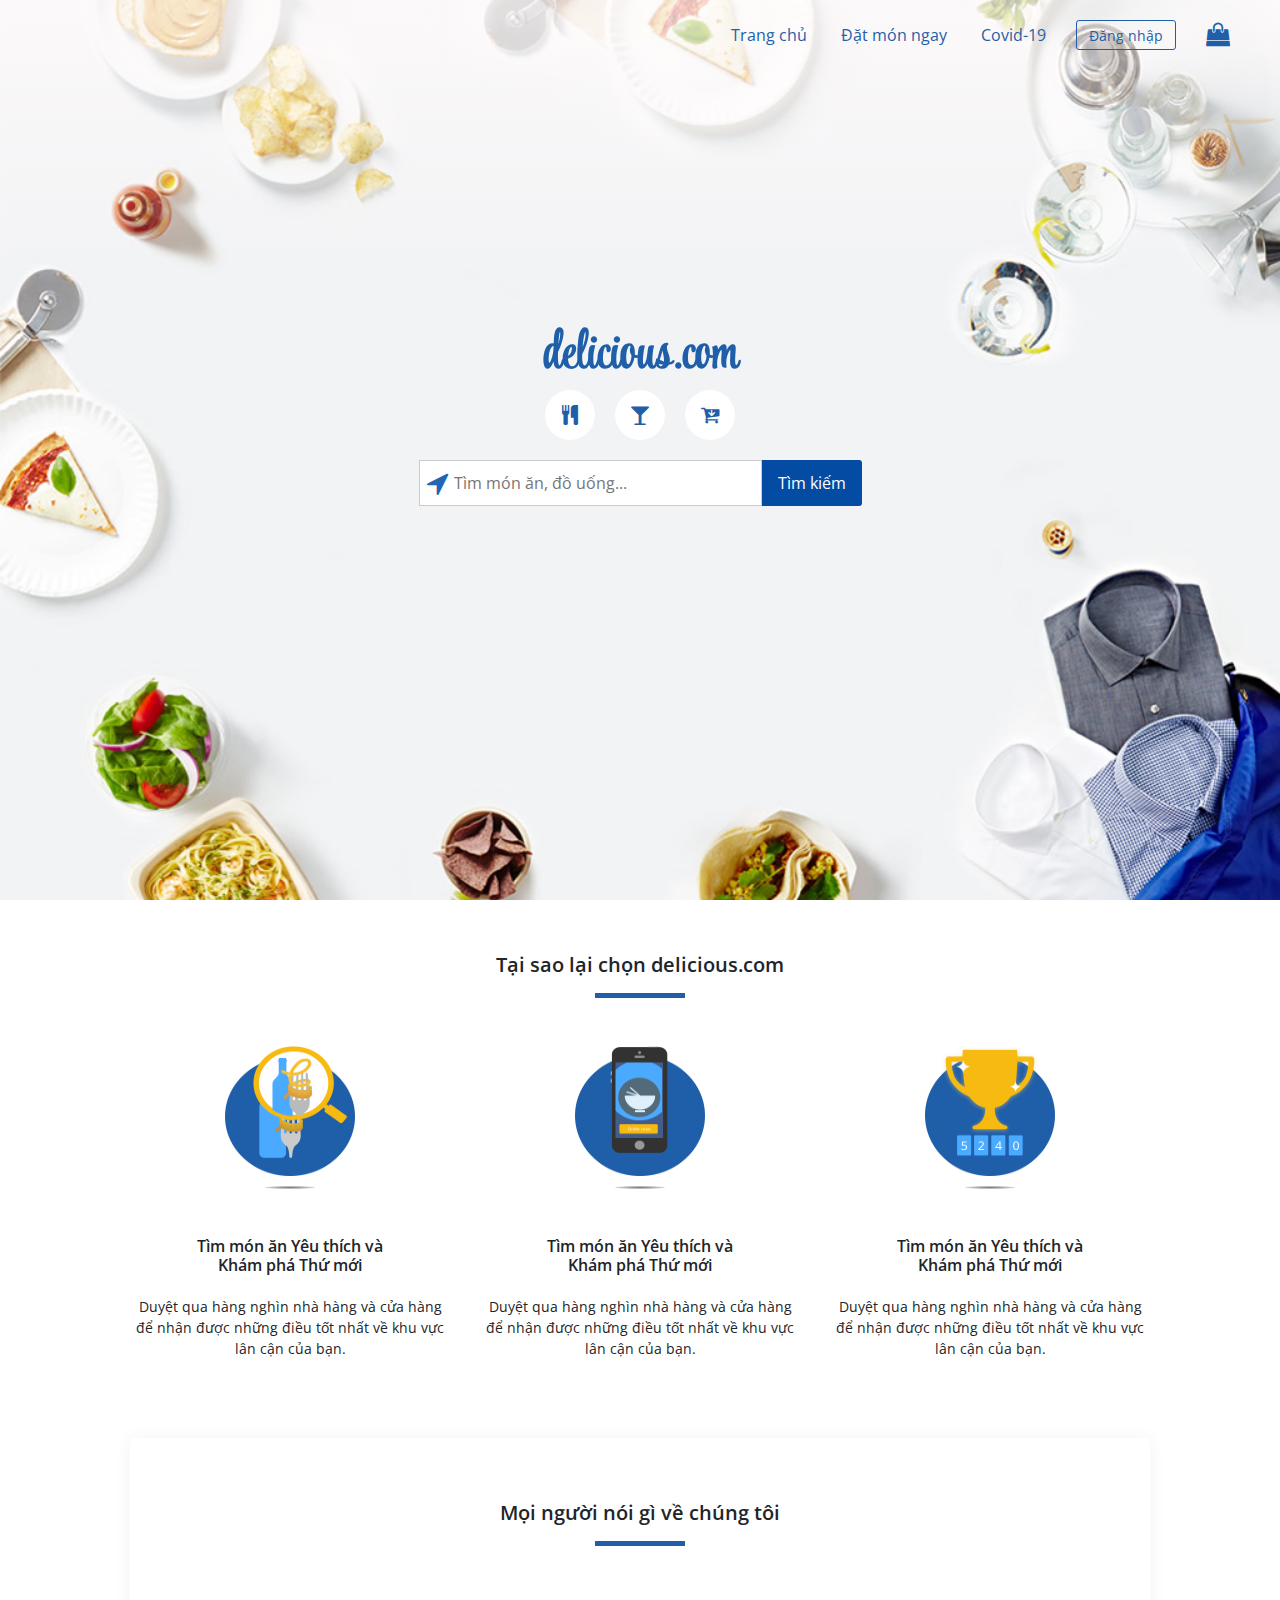
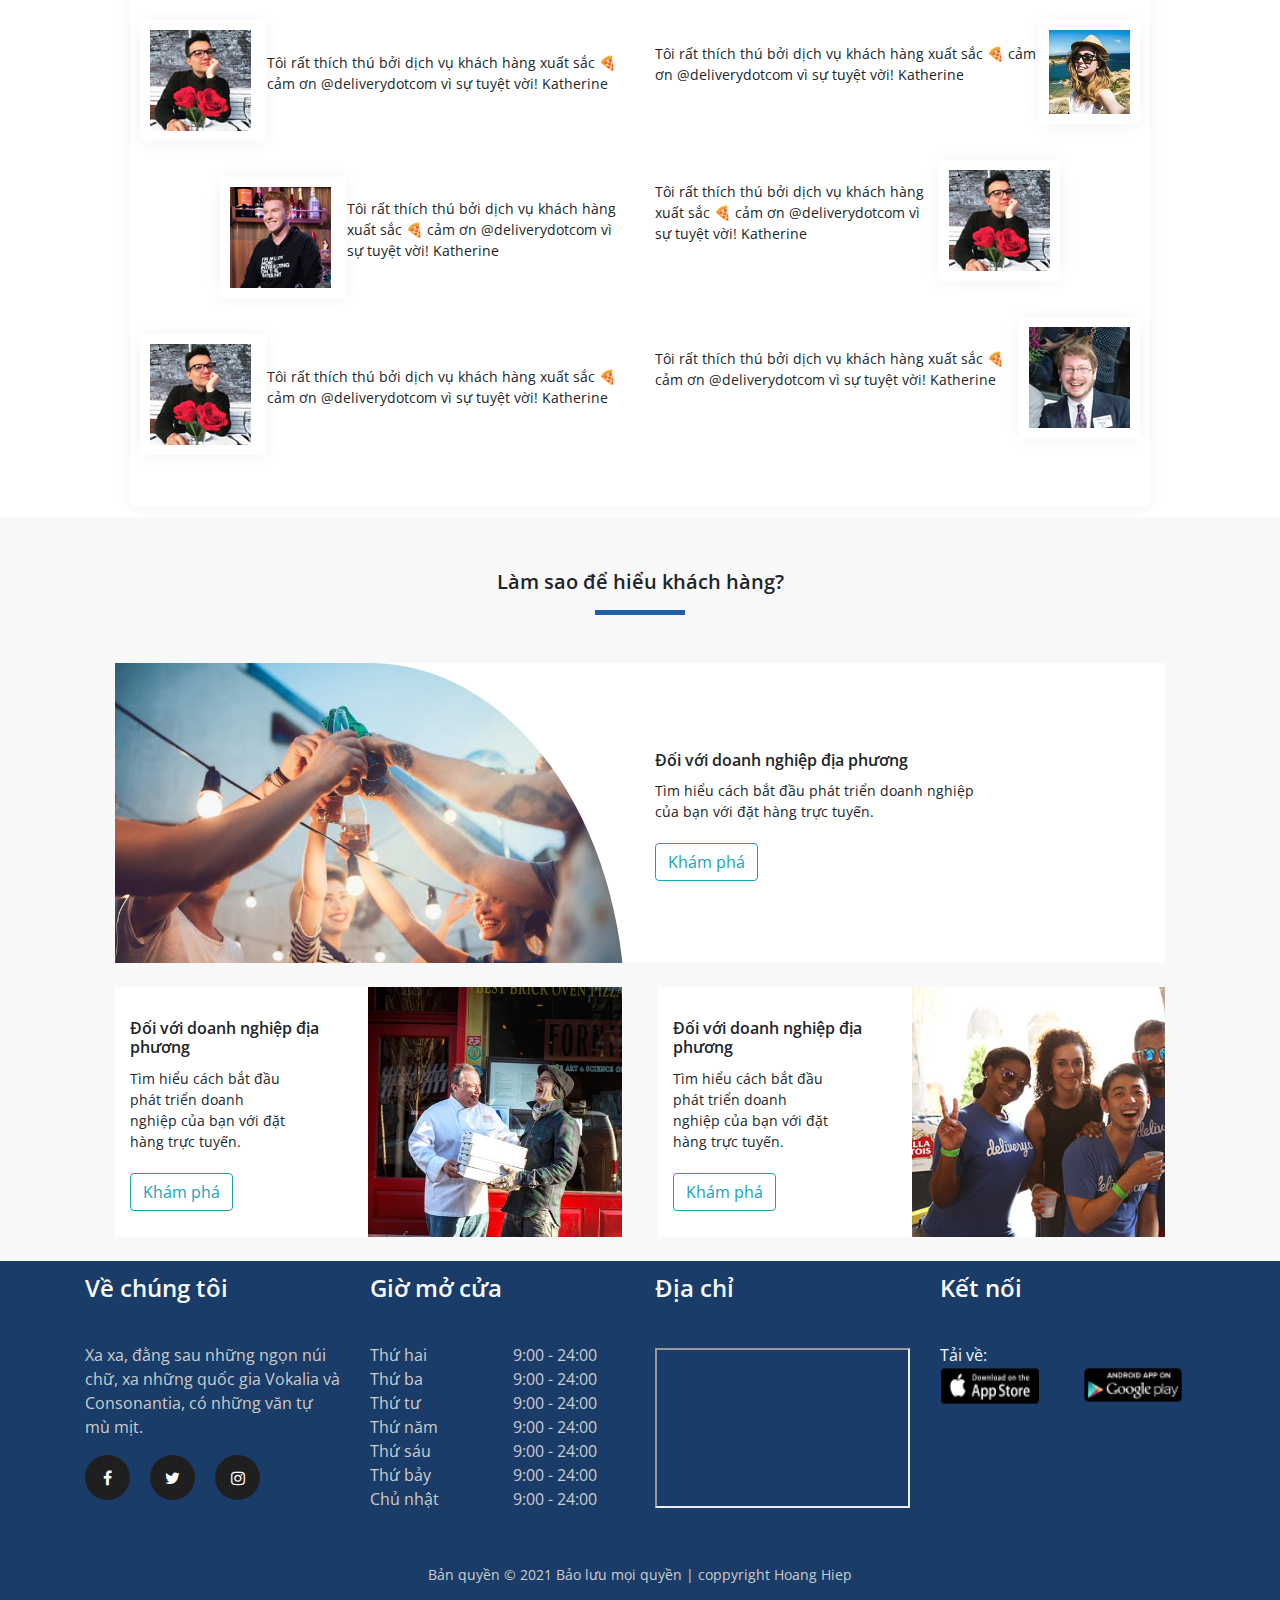
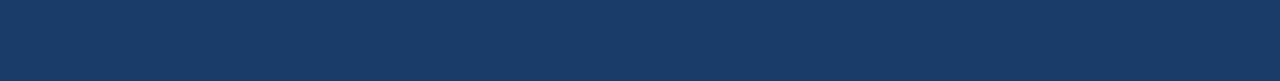
<file: web_dat_do_an_online/index.html>
<!DOCTYPE html>
<html lang="en">

<head>
    <!-- animation -->
    <link rel="stylesheet" href="https://cdnjs.cloudflare.com/ajax/libs/animate.css/4.1.1/animate.min.css" />
    <!-- boostrap 4 -->
    <link rel="stylesheet" href="https://maxcdn.bootstrapcdn.com/bootstrap/4.5.2/css/bootstrap.min.css">
    <!-- fontawesome -->
    <link rel="stylesheet" href="https://cdnjs.cloudflare.com/ajax/libs/font-awesome/4.7.0/css/font-awesome.min.css">
    <!-- css -->
    <link rel="stylesheet" href="css/main.css">
    <link rel="stylesheet" href="css/responsive/main_respon.css">
    <meta charset="UTF-8">
    <meta http-equiv="X-UA-Compatible" content="IE=edge">
    <meta name="viewport" content="width=device-width, initial-scale=1.0">
    <title>Delicious.com/Trang chủ</title>

</head>

<body>
    <div class="wrapper">
        <header>
            <div class="bg-gradient"></div>
            <div class="header-top">
                <nav class="menu">
                    <a href="index.html">Trang chủ</a>
                    <a href="./products/">Đặt món ngay</a>
                    <a href="#">Covid-19</a>
                </nav>
                <div class="login" data-toggle="modal" data-target="#LoginModal">
                    <a href="#">
                        <button>Đăng nhập</button>
                    </a>
                </div>
                <!-- pops up login -->
                <div class="shopping">
                    <a href="#" id="shopping"> <i class="fa fa-shopping-bag" aria-hidden="true"></i></a>
                </div>
            </div>
            <!-- end header-top -->
            <div class="modal fade " role="dialog" id="LoginModal" style="z-index: 100;">
                <div class="modal-dialog">
                    <div class="modal-content">
                        <div class="modal-header" style="border:none;padding-bottom:0;">
                            <button type="button" class="close" data-dismiss="modal"
                                style="outline:none;">&times;</button>
                        </div>

                        <div class="modal-body">
                            <h1 class="text-center logo-txt">delicious.com</h1>
                            <h4 class="text-center">
                                <dt>Đăng nhập</dt>
                            </h4>
                            <div class="sign-up text-center m-3 text-secondary">
                                <span>Bạn chưa có tài khoản?</span>
                                <a href="#sign_up" data-toggle="modal" data-target="#RegiserModal"
                                    id="register-now">Đăng kí mới</a>
                            </div>
                            <form action="#login.php" method="POST" name="form-login">
                                <div class="form-group">
                                    <input type="text" name="username" placeholder="Nhập username" class="form-control"
                                        required>
                                </div>
                                <div class="form-group">
                                    <input type="password" name="password" placeholder="Nhập mật khẩu"
                                        class="form-control">
                                </div>
                                <button type="submit" class="col-md-12 btn btn-primary" id="btn-login">Đăng
                                    nhập</button>
                            </form>
                        </div>

                        <div class="modal-footer" style="display:block;">
                            <div class="forgot_pass_remember col-md-12">
                                <div class="form-check-inline">
                                    <label for="" class="form-check-label">
                                        <input class="form-check-input" type="checkbox" name="remember_me">Nhớ thông
                                        tin
                                    </label>
                                </div>
                                <a href="#remember">Quên mật khẩu</a>
                            </div>
                        </div>
                    </div>
                </div>
            </div>
            <!-- end modal login-->
            <div class="modal fade" role="dialog" id="RegiserModal">
                <div class="modal-dialog">
                    <div class="modal-content">
                        <div class="modal-header" style="border:none;padding-bottom:0;">
                            <button type="button" class="close" data-dismiss="modal"
                                style="outline:none;">&times;</button>
                        </div>
                        <div class="modal-body">
                            <h1 class="text-center logo-txt">delicious.com</h1>
                            <h4 class="text-center">
                                <dt>Đăng kí</dt>
                            </h4>
                            <div class="sign-up text-center m-3 text-secondary">
                                <span>Bạn có tài khoản rồi.</span>
                                <a href="#sign_up" data-toggle="modal" data-target="#LoginModal" id="login-now">Đăng
                                    nhập ngay</a>
                            </div>
                            <form action="#register.php" method="POST" name="form-register">
                                <div class="form-group">
                                    <input type="text" class="form-control" placeholder="Tên họ" name="fist_name">
                                </div>
                                <div class="form-group">
                                    <input type="text" class="form-control" placeholder="Tên" name="last_name">
                                </div>
                                <div class="form-group">
                                    <input type="text" name="email" placeholder="Nhập email" class="form-control"
                                        required>
                                </div>
                                <div class="form-group">
                                    <input type="password" name="password" placeholder="Nhập mật khẩu"
                                        class="form-control">
                                </div>
                                <button type="submit" class="col-md-12 btn btn-primary">Đăng
                                    kí</button>
                            </form>
                        </div>
                        <div class="modal-footer">

                            <button type="button" class="col-md-12 btn btn-primary" name="login-gg">Tiếp tục với
                                google</button>
                        </div>
                    </div>
                </div>
            </div>
            <!-- end modal register -->
            <div class="nav-bars" id="toggle"> </div>
            <!-- end header-top -->
            <div class="banner-panel">
                <h1 class="animate__animated animate__tada animate__delay-2s">delicious.com</h1>
                <div class="all-icon-panel">
                    <nav class="menu-panel">
                        <a href="#">
                            <div class="icon-panel">
                                <i class="fa fa-cutlery" aria-hidden="true"></i>
                            </div>
                        </a>
                        <a href="#">
                            <div class="icon-panel">
                                <i class="fa fa-glass" aria-hidden="true"></i>
                            </div>
                        </a>
                        <a href="">
                            <div class="icon-panel">
                                <i class="fa fa-cart-arrow-down" aria-hidden="true"></i>
                            </div>
                        </a>
                    </nav>
                    <div class="show-content"></div>
                </div>
                <div>
                    <form action="#" method="GET" class="search" style="display: flex;justify-content: center;">
                        <div class="inpt">
                            <i class="fa fa-location-arrow" aria-hidden="true"></i>
                            <input type="search" placeholder="Tìm món ăn, đồ uống..." required>
                        </div>
                        <button type="submit" name="keyword">Tìm kiếm</button>
                    </form>
                </div>

            </div>
        </header>
        <!-- end header -->

        <main>
            <div class=" why-order bg-white ">
                <div class="container-small">
                    <div class="title-why-order pt-5 pb-5">
                        <h5 class="text-center font-size-20">Tại sao lại chọn delicious.com</h5>
                        <div class="under-line mt-3"></div>
                    </div>
                    <div class="row content-why text-center pb-5">
                        <div class="col-12 col-sm-12 col-md-4 col-lg-4">
                            <img class="animate__animated animate__bounce animate__delay-2s"
                                src="images/homepage/https___s3.amazonaws.com_s3.delivery.com_Homepage_WhyOrder_bottle.png"
                                alt="">
                            <div class="bongdo mb-5"></div>
                            <h6>
                                <dl>Tìm món ăn Yêu thích và Khám phá Thứ mới</dl>
                            </h6>
                            <p>Duyệt qua hàng nghìn nhà hàng và cửa hàng để nhận được những điều tốt nhất về khu vực lân
                                cận
                                của
                                bạn.</p>
                        </div>
                        <div class="col-12 col-sm-12 col-md-4 col-lg-4">
                            <img src="images/homepage/https___s3.amazonaws.com_s3.delivery.com_Homepage_WhyOrder_phone.png"
                                alt="" class="animate__animated animate__bounce animate__delay-2s">
                            <div class="bongdo mb-5"></div>
                            <h6>
                                <dl>Tìm món ăn Yêu thích và Khám phá Thứ mới</dl>
                            </h6>
                            <p>Duyệt qua hàng nghìn nhà hàng và cửa hàng để nhận được những điều tốt nhất về khu vực lân
                                cận
                                của
                                bạn.</p>
                        </div>
                        <div class="col-12 col-sm-12 col-md-4 col-lg-4">
                            <img src="images/homepage/https___s3.amazonaws.com_s3.delivery.com_Homepage_WhyOrder_trophy.png"
                                alt="" class="animate__animated animate__bounce animate__delay-2s">
                            <div class="bongdo mb-5"></div>
                            <h6>
                                <dl>Tìm món ăn Yêu thích và Khám phá Thứ mới</dl>
                            </h6>
                            <p>Duyệt qua hàng nghìn nhà hàng và cửa hàng để nhận được những điều tốt nhất về khu vực lân
                                cận
                                của
                                bạn.</p>
                        </div>
                    </div>
                </div>
            </div>
            <!-- end why order -->
            <div class="about-us">
                <div class="bg-white container-small about-us-wrapper">
                    <div class="title-why-order pt-5 pb-5">
                        <h5 class="text-center font-size-20">Mọi người nói gì về chúng tôi</h5>
                        <div class="under-line mt-3 "></div>
                    </div>
                    <div class="row content-about-us">
                        <div class="col-12 col-sm-12 col-md-6 mb-3 mt-3">
                            <div class="mb-3 about-us-item">
                                <img src="images/homepage/https___s3.amazonaws.com_s3.delivery.com_Homepage_WhatPeopleSay_7_testimonial.jpg"
                                    alt="" class="rounded pr-3">
                                <p class="rounded ">Tôi rất thích thú bởi dịch vụ khách hàng xuất sắc 🍕 cảm ơn
                                    @deliverydotcom vì sự tuyệt vời!
                                    Katherine</p>
                            </div>
                            <div class="mb-3 about-us-item" style="margin-left:80px;">
                                <img src="images/homepage/feedback2.jpg" alt="" class="rounded pr-3">
                                <p class="rounded ">Tôi rất thích thú bởi dịch vụ khách hàng xuất sắc 🍕 cảm ơn
                                    @deliverydotcom vì sự tuyệt vời!
                                    Katherine</p>
                            </div>
                            <div class="mb-3 about-us-item">
                                <img src="images/homepage/https___s3.amazonaws.com_s3.delivery.com_Homepage_WhatPeopleSay_7_testimonial.jpg"
                                    alt="" class="rounded pr-3">
                                <p class="rounded ">Tôi rất thích thú bởi dịch vụ khách hàng xuất sắc 🍕 cảm ơn
                                    @deliverydotcom vì sự tuyệt vời!
                                    Katherine</p>
                            </div>


                        </div>
                        <div class="col-12 col-sm-12 col-md-6 mb-3 mt-3">
                            <div class="mb-3 about-us-item">
                                <p class="rounded ">Tôi rất thích thú bởi dịch vụ khách hàng xuất sắc 🍕 cảm ơn
                                    @deliverydotcom vì sự tuyệt vời!
                                    Katherine</p>
                                <img src="images/homepage/feedback4.jpg" alt="" class="rounded" width="101">
                            </div>
                            <div class="mb-3 about-us-item " style="margin-right:80px;">
                                <p class="rounded ">Tôi rất thích thú bởi dịch vụ khách hàng xuất sắc 🍕 cảm ơn
                                    @deliverydotcom vì sự tuyệt vời!
                                    Katherine</p>
                                <img src="images/homepage/https___s3.amazonaws.com_s3.delivery.com_Homepage_WhatPeopleSay_7_testimonial.jpg"
                                    alt="" class="rounded">
                            </div>
                            <div class="mb-3 about-us-item">
                                <p class="rounded ">Tôi rất thích thú bởi dịch vụ khách hàng xuất sắc 🍕 cảm ơn
                                    @deliverydotcom vì sự tuyệt vời!
                                    Katherine</p>
                                <img src="images/homepage/feedbackl.jpg" alt="" class="rounded">
                            </div>

                        </div>
                    </div>
                </div>
            </div>
            <!-- end about us -->
            <div class="news">
                <div class="container-small">
                    <div class="title-why-order pt-5 pb-5">
                        <h5 class="text-center font-size-20">Làm sao để hiểu khách hàng?</h5>
                        <div class="under-line mt-3"></div>
                    </div>
                    <div class="row news-content bg-white mb-4" style="display: flex;align-items: center;">
                        <div class="col-md-6 pl-0" style="height:300px;overflow:hidden;">
                            <div class="news-panel-thumb">
                            </div>
                        </div>
                        <div class="col-md-6">
                            <h6>Đối với doanh nghiệp địa phương</h6>
                            <p style="width:70%;">Tìm hiểu cách bắt đầu phát triển doanh nghiệp của bạn với đặt hàng
                                trực tuyến.</p>
                            <button class="btn btn-outline-info">Khám phá</button>
                        </div>
                    </div>
                    <div class="new-content-double">
                        <div class="row bg-white mb-4">
                            <div class="col-md-6">
                                <h6>Đối với doanh nghiệp địa phương</h6>
                                <p style="width:70%;">Tìm hiểu cách bắt đầu phát triển doanh nghiệp của bạn với đặt hàng
                                    trực tuyến.</p>
                                <button class="btn btn-outline-info">Khám phá</button>
                            </div>
                            <div class="col-md-6 pl-0 thumb_img"
                                style="background-image: url('./images/homepage/blogs.jpg'); background-size: cover;">
                            </div>
                        </div>
                        <div class="row bg-white mb-4">
                            <div class="col-md-6">
                                <h6>Đối với doanh nghiệp địa phương</h6>
                                <p style="width:70%;">Tìm hiểu cách bắt đầu phát triển doanh nghiệp của bạn với đặt hàng
                                    trực tuyến.</p>
                                <button class="btn btn-outline-info">Khám phá</button>
                            </div>
                            <div class="col-md-6 pl-0 thumb_img"
                                style="background-image: url('./images/homepage/blog2.jpg'); background-size: cover;">
                            </div>
                        </div>

                    </div>
                </div>
            </div>
            <!-- end news -->
    </div>
    <!--  -->
    <div class="back-to-top" title="Lên đầu trang"><i class="fa fa-chevron-up" aria-hidden="true"></i></div>
    </main>
    <!-- end main -->
    <footer class="text-light">
        <div class="container pt-2 pb-5">
            <div class="row">
                <div class="col-12 col-sm-12 col-md-3 col-lg-3">
                    <h4>
                        <dl>Về chúng tôi</dl>
                    </h4>
                    <br>
                    <div class="mb-3 text-col-footer">Xa xa, đằng sau những ngọn núi chữ, xa những quốc gia Vokalia
                        và Consonantia, có những văn tự mù mịt.</div>
                    <ul style="display: flex;" class="parent-icon-footer">
                        <a href="https://www.facebook.com/">
                            <li class="icon-footer">
                                <i class="fa fa-facebook" aria-hidden="true"></i>
                            </li>
                        </a>
                        <a href="">
                            <li class="icon-footer">
                                <i class="fa fa-twitter" aria-hidden="true"></i>
                            </li>
                        </a>
                        <a href="">
                            <li class="icon-footer"><i class="fa fa-instagram" aria-hidden="true"></i></li>
                        </a>
                    </ul>
                </div>

                <div class="col-12 col-sm-12 col-md-3 col-lg-3">
                    <h4>
                        <dl>Giờ mở cửa</dl>
                    </h4>
                    <br>
                    <div class="row text-col-footer">
                        <div class="col-md-6">
                            <li>Thứ hai</li>
                            <li>Thứ ba</li>
                            <li>Thứ tư</li>
                            <li>Thứ năm</li>
                            <li>Thứ sáu</li>
                            <li>Thứ bảy</li>
                            <li>Chủ nhật</li>

                        </div>
                        <div class="col-md-6">
                            <li> 9:00 - 24:00</li>
                            <li> 9:00 - 24:00</li>
                            <li> 9:00 - 24:00</li>
                            <li> 9:00 - 24:00</li>
                            <li> 9:00 - 24:00</li>
                            <li> 9:00 - 24:00</li>
                            <li> 9:00 - 24:00</li>
                        </div>
                    </div>
                </div>
                <div class="col-12 col-sm-12 col-md-3 col-lg-3">
                    <h4>Địa chỉ</h4><br>
                    <div class="footer-map mt-3">
                        <iframe
                            src="https://www.google.com/maps/embed?pb=!1m18!1m12!1m3!1d3723.8638558813827!2d105.74459841402839!3d21.038132792836187!2m3!1f0!2f0!3f0!3m2!1i1024!2i768!4f13.1!3m3!1m2!1s0x313454b991d80fd5%3A0x53cefc99d6b0bf6f!2zVHLGsOG7nW5nIENhbyDEkeG6s25nIEZQVCBQb2x5dGVjaG5pYw!5e0!3m2!1svi!2s!4v1628739738820!5m2!1svi!2s"
                            style="width: 100%;height: 160px;" allowfullscreen="" loading="lazy"></iframe>
                    </div>
                </div>
                <div class="col-12 col-sm-12 col-md-3 col-lg-3">
                    <h4>
                        <dl>Kết nối</dl>
                    </h4>
                    <br>
                    <span>Tải về:</span>
                    <div class="row">
                        <div class="col-md-6">
                            <a href="#"><img src="images/applestore_hover.png" alt="" width="100px" height="38px"></a>
                        </div>
                        <div class="col-md-6">
                            <a href="#"><img src="images/googleplay_hover.png" alt="" width="100px"></a>
                        </div>
                    </div>
                </div>
            </div>
            <!--  -->
            <div class="row">
                <div class=" coppy-right col-md-12 text-center mt-5 mb-5">
                    Bản quyền © 2021 Bảo lưu mọi quyền | coppyright Hoang Hiep
                </div>
            </div>
        </div>

    </footer>
    <!-- js -->
    <!-- jquery bt -->
    <script type="text/javascript" src="js/jquery-3.3.1.min.js"></script>
    <script type="text/javascript" src="js/scroll.js"></script>
    <script type="text/javascript" src="js/modal_login.js"></script>
    <!-- Popper JS -->
    <script src="https://cdnjs.cloudflare.com/ajax/libs/popper.js/1.16.0/umd/popper.min.js"></script>
    <!-- Latest compiled JavaScript -->
    <script src="https://maxcdn.bootstrapcdn.com/bootstrap/4.5.2/js/bootstrap.min.js"></script>
</body>

</html>
</file>
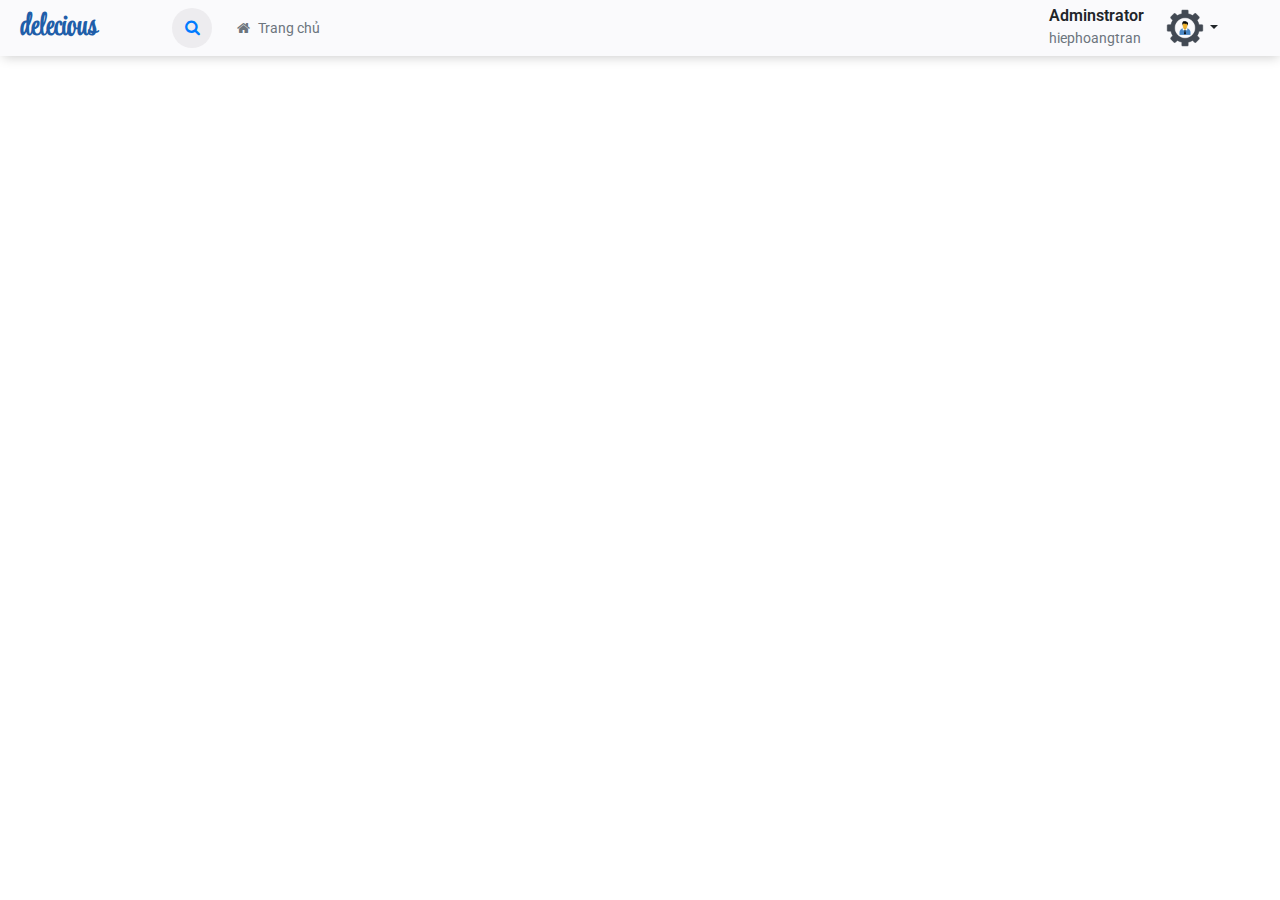
<file: web_dat_do_an_online/admin/index.html>
<!DOCTYPE html>
<html lang="en">

<head>
    <!-- fontawesome -->
    <link rel="stylesheet" href="https://cdnjs.cloudflare.com/ajax/libs/font-awesome/4.7.0/css/font-awesome.min.css">
    <!-- link boostrap -->
    <link rel="stylesheet" href="https://maxcdn.bootstrapcdn.com/bootstrap/4.5.2/css/bootstrap.min.css">
    <!-- css -->
    <link rel="stylesheet" href="../css/admin/main.css">
    <meta charset="UTF-8">
    <meta http-equiv="X-UA-Compatible" content="IE=edge">
    <meta name="viewport" content="width=device-width, initial-scale=1.0">
    <title>Document</title>
</head>

<body>
    <header>
        <div class="header-main">
            <div class="logo">
                <h1>delecious</h1>
            </div>
            <div class="form-search" data-toggle="modal" data-target="#SearchModal">
                <a href="#">
                    <i class="fa fa-search" aria-hidden="true"></i>
                </a>
            </div>
            <!-- modal search -->
            <div class="modal" role="dialog" id="SearchModal">
                <div class="modal-dialog" style="z-index: 10;">
                    <div class="modal-content">
                        <div class="modal-header" style="border:none;padding-bottom:0;">
                            <button type="button" class="close" data-dismiss="modal"
                                style="outline:none;">&times;</button>
                        </div>

                        <div class="modal-body">
                            <h1 class="text-center logo-txt">delicious.com</h1>
                            <h4 class="text-center">
                                <dt>Tìm kiếm</dt>
                            </h4>

                            <form action="#search.php" method="GET" name="form-search">
                                <div class="form-group-search">
                                    <input type="search" name="search" placeholder="Tìm kiếm chức năng"
                                        class="" required>
                                    <button type="submit" class="btn btn-primary text-center" id="btn-login">Tìm
                                        kiếm</button>
                                </div>


                            </form>
                        </div>

                    </div>
                </div>
            </div>
            <!-- end modal search -->
            <nav class="nav">
                <a href="../index.html" class="text-secondary"><i class="fa fa-home pr-2" aria-hidden="true"></i>Trang chủ</a>
            </nav>
        </div>
        <!--  -->
        <div class="header-login-info">
            <div class="info-admin pr-3">
                <h6>Adminstrator</h6>
                <span class="admin-name text-secondary">hiephoangtran</span>
            </div>
            <div class="avatar-admin">
                <a href="#">
                    <img src="../images/admin/avatar_admin.png" alt="" width="50px">

                </a>
                <div class="dropdown">
                    <div class="class dropdown-toggle" data-toggle="dropdown"></div>
                    <div class="dropdown-menu" >
                      <a class="dropdown-item" href="#logout"><i class="fa fa-sign-out pr-2" aria-hidden="true"></i>Đăng xuất</a>
                      <a class="dropdown-item" href="#"><i class="fa fa-sign-in pr-2" aria-hidden="true"></i>Đăng nhập bằng tài khoản khác</a>
                    </div>
                  </div>
                  <!-- end logout -->
            </div>

        </div>
        <!--  -->
    </header>
    <!-- end header -->
    <main>

    </main>
    <!-- end main -->
    <footer>

    </footer>
    <!-- end footer -->
    <!-- jquery bt -->
    <script type="text/javascript" src="../js/jquery-3.3.1.min.js"></script>
    <script type="text/javascript" src="../js/scroll.js"></script>
    <script type="text/javascript" src="../js/modal_login.js"></script>
    <!-- Popper JS -->
    <script src="https://cdnjs.cloudflare.com/ajax/libs/popper.js/1.16.0/umd/popper.min.js"></script>
    <!-- Latest compiled JavaScript -->
    <script src="https://maxcdn.bootstrapcdn.com/bootstrap/4.5.2/js/bootstrap.min.js"></script>
</body>

</html>
</file>
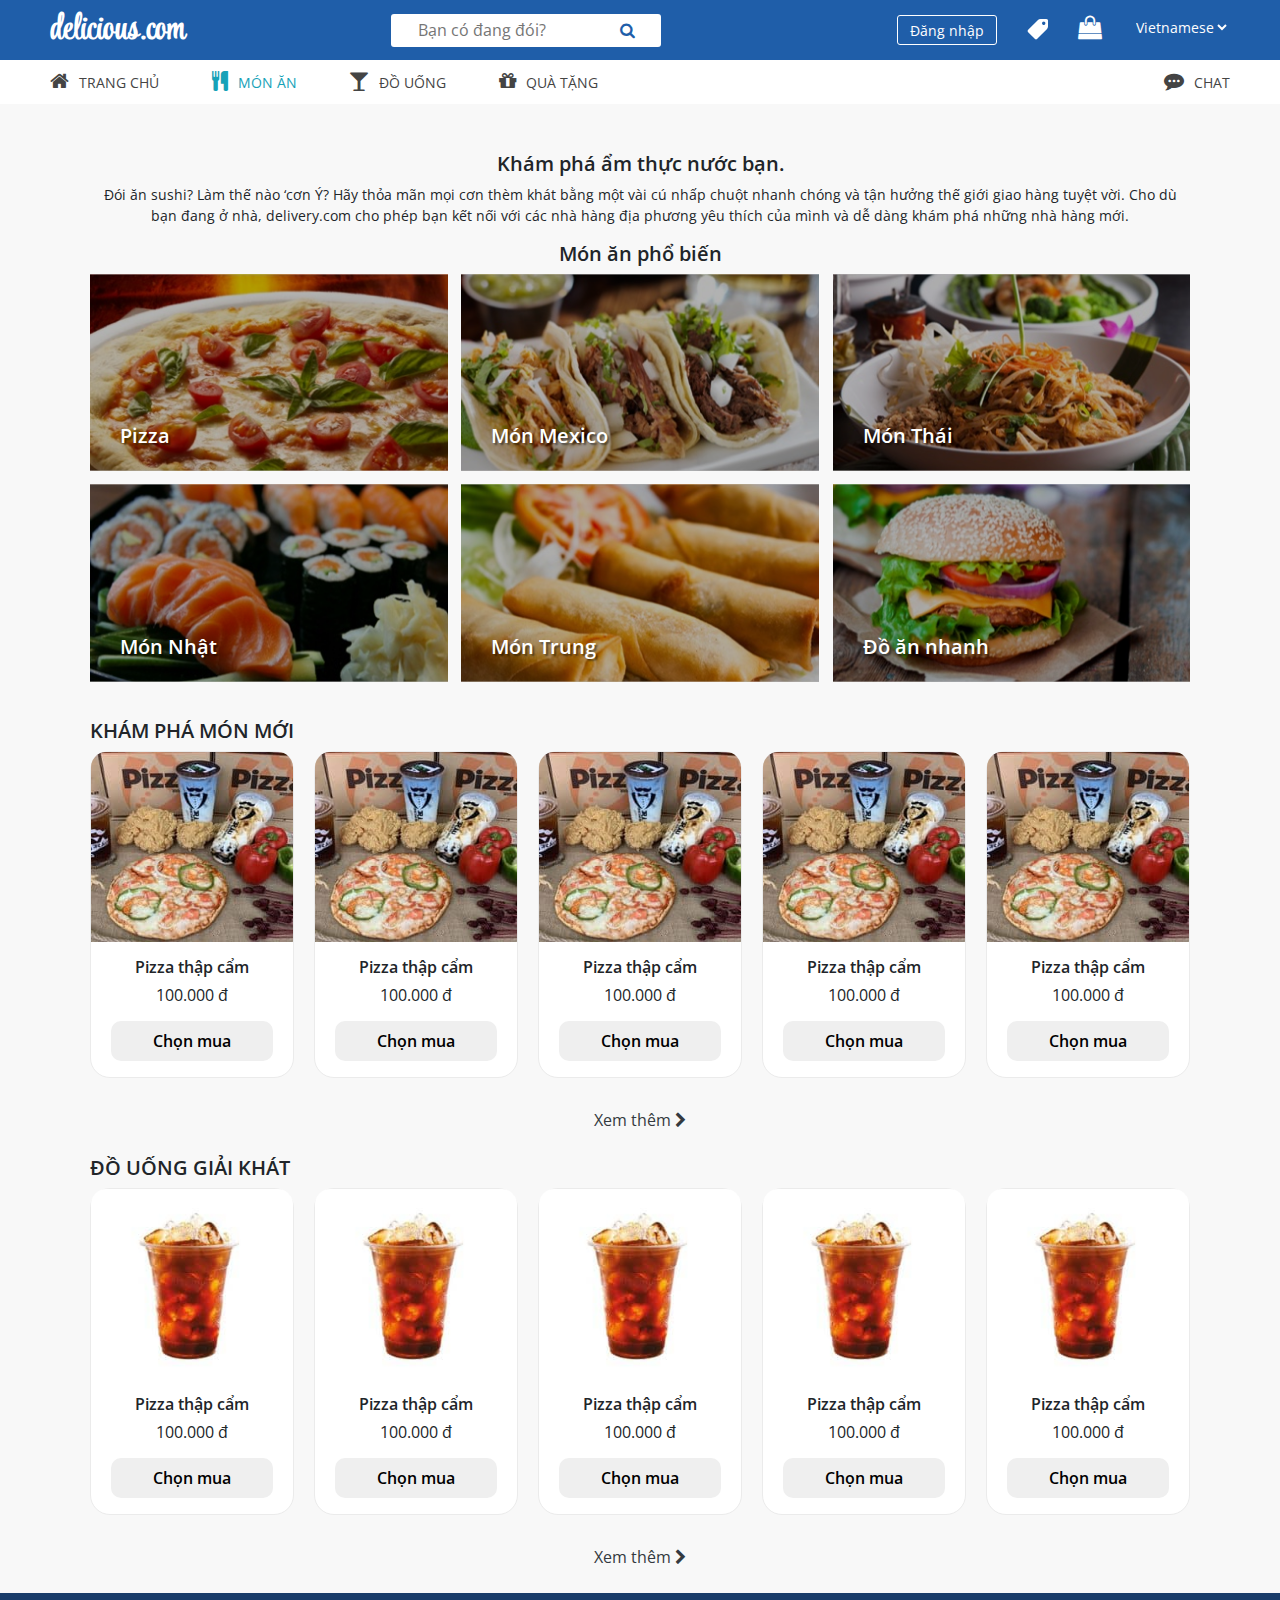
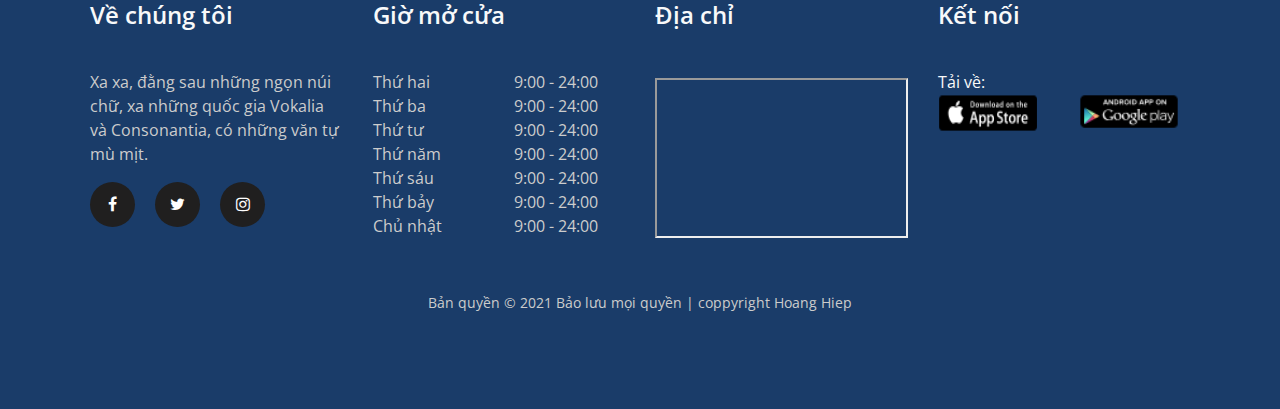
<file: web_dat_do_an_online/products/index.html>
<!DOCTYPE html>
<html lang="en">

<head>
    <!-- animation -->
    <link rel="stylesheet" href="https://cdnjs.cloudflare.com/ajax/libs/animate.css/4.1.1/animate.min.css" />
    <!-- boostrap 4 -->
    <link rel="stylesheet" href="https://maxcdn.bootstrapcdn.com/bootstrap/4.0.0/css/bootstrap.min.css"
        integrity="sha384-Gn5384xqQ1aoWXA+058RXPxPg6fy4IWvTNh0E263XmFcJlSAwiGgFAW/dAiS6JXm" crossorigin="anonymous">
    <!-- fontawesome -->
    <link rel="stylesheet" href="https://cdnjs.cloudflare.com/ajax/libs/font-awesome/4.7.0/css/font-awesome.min.css">
    <!-- css -->
    <link rel="stylesheet" href="../css/products.css">
    <!-- js -->
    <meta charset="UTF-8">
    <meta http-equiv="X-UA-Compatible" content="IE=edge">
    <meta name="viewport" content="width=device-width, initial-scale=1.0">
    <title>Delicious/Đặt món</title>
</head>

<body>
    <div class="wrapper">
        <header>
            <div class="header-top" id="header-top">
                <div class="logo">
                    <h1> <a href="../index.html" style="text-decoration: none;">delicious.com</a></h1>
                </div>
                <div class="header-search">
                    <form action="#search" method="GET">
                        <div class="search">
                            <input type="search" placeholder="Bạn có đang đói?" name="" id="" required>
                            <button type="submit"><i class="fa fa-search" aria-hidden="true"></i></button>
                        </div>
                    </form>
                </div>
                <!-- end header search -->
                <div class="header-login-shopping">
                    <div class="login" data-toggle="modal" data-target="#LoginModal">
                        <a href="#">
                            <button>Đăng nhập</button>
                        </a>
                    </div>
                    <!-- end gift -->
                    <div class="gift">
                        <a href="#gift"><i class="fa fa-tag" aria-hidden="true"></i></a>
                    </div>
                    <!-- èn form login -->
                    <div class="shopping">
                        <a href="#" id="shopping"> <i class="fa fa-shopping-bag" aria-hidden="true"></i><span
                                class="shopping-txt"></span></a>
                    </div>
                    <!-- end cart -->
                    <div class="languages">
                        <!-- <div class="img">
                            <img src="" alt="">
                        </div> -->
                        <select name="languages" id="" ">
                            <option value=" #vie">Vietnamese</option>
                            <option value="#vie">English</option>
                        </select>
                    </div>
                    <!-- end languages -->
                </div>
            </div>
            <div class="modal fade " role="dialog" id="LoginModal" style="z-index: 100;">
                <div class="modal-dialog">
                    <div class="modal-content">
                        <div class="modal-header" style="border:none;padding-bottom:0;">
                            <button type="button" class="close" data-dismiss="modal"
                                style="outline:none;">&times;</button>
                        </div>

                        <div class="modal-body">
                            <h1 class="text-center logo-txt">delicious.com</h1>
                            <h4 class="text-center">
                                <dt>Đăng nhập</dt>
                            </h4>
                            <div class="sign-up text-center m-3 text-secondary">
                                <span>Bạn chưa có tài khoản?</span>
                                <a href="#sign_up" data-toggle="modal" data-target="#RegiserModal"
                                    id="register-now">Đăng kí mới</a>
                            </div>
                            <form action="#login.php" method="POST" name="form-login">
                                <div class="form-group">
                                    <input type="text" name="username" placeholder="Nhập username" class="form-control"
                                        required>
                                </div>
                                <div class="form-group">
                                    <input type="password" name="password" placeholder="Nhập mật khẩu"
                                        class="form-control">
                                </div>
                                <button type="submit" class="col-md-12 btn btn-primary" id="btn-login">Đăng
                                    nhập</button>
                            </form>
                        </div>

                        <div class="modal-footer" style="display:block;">
                            <div class="forgot_pass_remember col-md-12">
                                <div class="form-check-inline">
                                    <label for="" class="form-check-label">
                                        <input class="form-check-input" type="checkbox" name="remember_me">Nhớ thông
                                        tin
                                    </label>
                                </div>
                                <a href="#remember">Quên mật khẩu</a>
                            </div>
                        </div>
                    </div>
                </div>
            </div>
            <!-- end modal login-->
            <div class="modal fade" role="dialog" id="RegiserModal">
                <div class="modal-dialog">
                    <div class="modal-content">
                        <div class="modal-header" style="border:none;padding-bottom:0;">
                            <button type="button" class="close" data-dismiss="modal"
                                style="outline:none;">&times;</button>
                        </div>
                        <div class="modal-body">
                            <h1 class="text-center logo-txt">delicious.com</h1>
                            <h4 class="text-center">
                                <dt>Đăng kí</dt>
                            </h4>
                            <div class="sign-up text-center m-3 text-secondary">
                                <span>Bạn có tài khoản rồi.</span>
                                <a href="#sign_up" data-toggle="modal" data-target="#LoginModal" id="login-now">Đăng
                                    nhập ngay</a>
                            </div>
                            <form action="#register.php" method="POST" name="form-register">
                                <div class="form-group">
                                    <input type="text" class="form-control" placeholder="Tên họ" name="fist_name">
                                </div>
                                <div class="form-group">
                                    <input type="text" class="form-control" placeholder="Tên" name="last_name">
                                </div>
                                <div class="form-group">
                                    <input type="text" name="email" placeholder="Nhập email" class="form-control"
                                        required>
                                </div>
                                <div class="form-group">
                                    <input type="password" name="password" placeholder="Nhập mật khẩu"
                                        class="form-control">
                                </div>
                                <button type="submit" class="col-md-12 btn btn-primary">Đăng
                                    kí</button>
                            </form>
                        </div>
                        <div class="modal-footer">

                            <button type="button" class="col-md-12 btn btn-primary" name="login-gg">Tiếp tục với
                                google</button>
                        </div>
                    </div>
                </div>
            </div>
            <!-- end modal register -->
            <!-- end header-top -->
            <div class="header-bottom">
                <div class="header-menu">
                    <ul class="">
                        <li><a href="../index.html"><i class="fa fa-home" aria-hidden="true"></i>Trang chủ</a></li>
                        <li><a href="index.html" class="text-info"> <i class="fa fa-cutlery" aria-hidden="true"></i>Món ăn</a></li>
                        <li><a href="#"><i class="fa fa-glass" aria-hidden="true"></i>Đồ uống</a></li>
                        <li><a href="#"><i class="fa fa-gift" aria-hidden="true"></i>Quà tặng</a></li>
                        <li><a href="#"></a></li>
                    </ul>
                    <!-- modal chat -->
                    <div class="modal fade" role="dialog" id="ChatModal">
                        <div class="modal-dialog">
                            <div class="modal-content">
                                <div class="modal-header" style="border:none;padding-bottom:0;">
                                    <button type="button" class="close" data-dismiss="modal"
                                        style="outline:none;">&times;</button>
                                </div>
                                <div class="modal-body">
                                    <h1 class="text-center logo-txt">delicious.com</h1>
                                    <h4 class="text-center">
                                        <dt>Chat</dt>
                                    </h4>


                                </div>
                                <div class="modal-footer">

                                    <button type="button" class="col-md-12 btn btn-primary" name="login-gg">Tiếp tục với
                                        google</button>
                                </div>
                            </div>
                        </div>
                    </div>
                    <!-- end modal chat -->
                </div>
                <div class="header-chat" data-toggle="modal" data-target="#ChatModal">
                    <a href="#chat"><i class="fa fa-commenting" aria-hidden="true"></i>Chat</a>
                </div>
            </div>
        </header>
        <!-- end header -->
        <main>
            
            <div class="container">
                <div class="category-food mt-5 mb-4">
                    <div class="title">
                        <h5 class="text-center">Khám phá ẩm thực nước bạn.</h5>
                        <p class="text-center">Đói ăn sushi? Làm thế nào ‘cơn Ý? Hãy thỏa mãn mọi cơn thèm khát bằng một
                            vài
                            cú nhấp chuột nhanh chóng và tận hưởng thế giới giao hàng tuyệt vời. Cho dù bạn đang ở nhà,
                            delivery.com cho phép bạn kết nối với các nhà hàng địa phương yêu thích của mình và dễ dàng
                            khám
                            phá những nhà hàng mới.</p>
                        <h5 class="text-center mt-3 mb-2">Món ăn phổ biến</h5>
                    </div>
                    <div class="cate-food-item">
                        <div class="item">
                            <img src="../images/homepage/Pizza_image_tablet_364x200.jpg" alt="" width="100%">
                            <span>Pizza</span>
                            <div class="cate-food-icon">
                                <a href="../products/foods.html" title="Khám phá"><i class="fa fa-search-plus"
                                        aria-hidden="true"></i></a>
                            </div>
                        </div>
                        <div class="item">
                            <img src="../images/homepage/Mexican_image_tablet_364x200.jpg" alt="" width="100%">
                            <span>Món Mexico</span>
                            <div class="cate-food-icon">
                                <a href="../products/foods.html" title="Khám phá"><i class="fa fa-search-plus"
                                        aria-hidden="true"></i></a>
                            </div>
                        </div>
                        <div class="item">
                            <img src="../images/homepage/Thai_image_tablet_364x200.jpg" alt="" width="100%">
                            <span>Món Thái</span>
                            <div class="cate-food-icon">
                                <a href="../products/foods.html" title="Khám phá"><i class="fa fa-search-plus"
                                        aria-hidden="true"></i></a>
                            </div>
                        </div>
                        <div class="item">
                            <img src="../images/homepage/Sushi_image_tablet_364x200.jpg" alt="" width="100%">
                            <span>Món Nhật</span>
                            <div class="cate-food-icon">
                                <a href="../products/foods.html" title="Khám phá"><i class="fa fa-search-plus"
                                        aria-hidden="true"></i></a>
                            </div>
                        </div>
                        <div class="item">
                            <img src="../images/homepage/Chinese_image_tablet_364x200.jpg" alt="" width="100%">
                            <span>Món Trung</span>
                            <div class="cate-food-icon">
                                <a href="../products/foods.html" title="Khám phá"><i class="fa fa-search-plus"
                                        aria-hidden="true"></i></a>
                            </div>
                        </div>
                        <div class="item">
                            <img src="../images/homepage/American_image_tablet_364x200.jpg" alt="" width="100%">
                            <span>Đồ ăn nhanh</span>
                            <div class="cate-food-icon">
                                <a href="../products/foods.html" title="Khám phá"><i class="fa fa-search-plus"
                                        aria-hidden="true"></i></a>
                            </div>
                        </div>
                    </div>
                </div>
                <!-- end category food-->
            </div>
            <!-- end -slider -->
            <div class="container">
                <div class="new-product">
                    <h5>KHÁM PHÁ MÓN MỚI</h5>
                    <div class=" new-product-item container">

                        <div class="item  text-center bg-white pl-0 pr-0 pb-3" style="border-radius:20px;">
                            <a href="#">
                                <img src="../images/products/3-rau-551-xo-viet-nghe-tinh-quan-binh-thanh-ho-chi-minh-1584527339971762098-eatery-avatar-1585034719 (1).jpeg"
                                    alt="" width="100%">
                            </a>
                            <h6 class="pt-3">Pizza thập cẩm</h6>
                            <div class="price pb-3">100.000 đ</div>
                            <a href="#cart">
                                <button class="btn-buy">Chọn mua</button>
                            </a>
                        </div>
                        <div class="item  text-center bg-white pl-0 pr-0 pb-3" style="border-radius:20px;">
                           <a href="#">
                                <img src="../images/products/3-rau-551-xo-viet-nghe-tinh-quan-binh-thanh-ho-chi-minh-1584527339971762098-eatery-avatar-1585034719 (1).jpeg"
                                alt="" width="100%">
                           </a>
                            <h6 class="pt-3">Pizza thập cẩm</h6>
                            <div class="price pb-3">100.000 đ</div>
                            <a href="#cart">
                                <button class="btn-buy">Chọn mua</button>
                            </a>
                        </div>
                        <div class="item  text-center bg-white pl-0 pr-0 pb-3" style="border-radius:20px;">
                            <a href="">
                                <img src="../images/products/3-rau-551-xo-viet-nghe-tinh-quan-binh-thanh-ho-chi-minh-1584527339971762098-eatery-avatar-1585034719 (1).jpeg"
                                alt="" width="100%">
                            </a>
                            <h6 class="pt-3">Pizza thập cẩm</h6>
                            <div class="price pb-3">100.000 đ</div>
                            <a href="#cart">
                                <button class="btn-buy">Chọn mua</button>
                            </a>
                        </div>
                        <div class="item  text-center bg-white pl-0 pr-0 pb-3" style="border-radius:20px;">
                           <a href="">
                            <img src="../images/products/3-rau-551-xo-viet-nghe-tinh-quan-binh-thanh-ho-chi-minh-1584527339971762098-eatery-avatar-1585034719 (1).jpeg"
                            alt="" width="100%">
                           </a>
                            <h6 class="pt-3">Pizza thập cẩm</h6>
                            <div class="price pb-3">100.000 đ</div>
                            <a href="#cart">
                                <button class="btn-buy">Chọn mua</button>
                            </a>
                        </div>
                        <div class="item  text-center bg-white pl-0 pr-0 pb-3" style="border-radius:20px;">
                           <a href="">
                            <img src="../images/products/3-rau-551-xo-viet-nghe-tinh-quan-binh-thanh-ho-chi-minh-1584527339971762098-eatery-avatar-1585034719 (1).jpeg"
                            alt="" width="100%">
                           </a>
                            <h6 class="pt-3">Pizza thập cẩm</h6>
                            <div class="price pb-3">100.000 đ</div>
                            <a href="#cart">
                                <button class="btn-buy">Chọn mua</button>
                            </a>
                        </div>

                    </div>
                    <div class="see-more_new-product text-center mb-4">
                        <a href="./foods.html" class="text-dark">Xem thêm<i class="fa fa-chevron-right pl-1"
                                aria-hidden="true"></i></a>
                    </div>
                </div>
                <!-- end new-products -->
            </div>
            <div class="container">
                <div class="new-product">
                    <h5>ĐỒ UỐNG GIẢI KHÁT</h5>
                    <div class=" new-product-item container">

                        <div class="item  text-center bg-white pl-0 pr-0 pb-3" style="border-radius:20px;">
                            <a href="#">
                                <img src="../images/products/circle-k-sg0163-50-nhat-chi-mai-quan-tan-binh-ho-chi-minh-1612195141940408291-tra-chanh-ly-lon-232534-1627149597.jpeg"
                                    alt="" width="100%">
                            </a>
                            <h6 class="pt-3">Pizza thập cẩm</h6>
                            <div class="price pb-3">100.000 đ</div>
                            <a href="#cart">
                                <button class="btn-buy">Chọn mua</button>
                            </a>
                        </div>
                        <div class="item  text-center bg-white pl-0 pr-0 pb-3" style="border-radius:20px;">
                            <a href="#">
                                <img src="../images/products/circle-k-sg0163-50-nhat-chi-mai-quan-tan-binh-ho-chi-minh-1612195141940408291-tra-chanh-ly-lon-232534-1627149597.jpeg"
                                    alt="" width="100%">
                            </a>
                            <h6 class="pt-3">Pizza thập cẩm</h6>
                            <div class="price pb-3">100.000 đ</div>
                            <a href="#cart">
                                <button class="btn-buy">Chọn mua</button>
                            </a>
                        </div>
                        <div class="item  text-center bg-white pl-0 pr-0 pb-3" style="border-radius:20px;">
                            <a href="#">
                                <img src="../images/products/circle-k-sg0163-50-nhat-chi-mai-quan-tan-binh-ho-chi-minh-1612195141940408291-tra-chanh-ly-lon-232534-1627149597.jpeg"
                                    alt="" width="100%">
                            </a>
                            <h6 class="pt-3">Pizza thập cẩm</h6>
                            <div class="price pb-3">100.000 đ</div>
                            <a href="#cart">
                                <button class="btn-buy">Chọn mua</button>
                            </a>
                        </div>
                        <div class="item  text-center bg-white pl-0 pr-0 pb-3" style="border-radius:20px;">
                            <a href="#">
                                <img src="../images/products/circle-k-sg0163-50-nhat-chi-mai-quan-tan-binh-ho-chi-minh-1612195141940408291-tra-chanh-ly-lon-232534-1627149597.jpeg"
                                    alt="" width="100%">
                            </a>
                            <h6 class="pt-3">Pizza thập cẩm</h6>
                            <div class="price pb-3">100.000 đ</div>
                            <a href="#cart">
                                <button class="btn-buy">Chọn mua</button>
                            </a>
                        </div>
                        <div class="item  text-center bg-white pl-0 pr-0 pb-3" style="border-radius:20px;">
                            <a href="#">
                                <img src="../images/products/circle-k-sg0163-50-nhat-chi-mai-quan-tan-binh-ho-chi-minh-1612195141940408291-tra-chanh-ly-lon-232534-1627149597.jpeg"
                                    alt="" width="100%">
                            </a>
                            <h6 class="pt-3">Pizza thập cẩm</h6>
                            <div class="price pb-3">100.000 đ</div>
                            <a href="#cart">
                                <button class="btn-buy">Chọn mua</button>
                            </a>
                        </div>
                        

                    </div>
                    <div class="see-more_new-product text-center mb-4">
                        <a href="./foods.html" class="text-dark">Xem thêm<i class="fa fa-chevron-right pl-1"
                                aria-hidden="true"></i></a>
                    </div>
                </div>
                <!-- end new-products -->
            </div>
        <div class="back-to-top" title="Lên đầu trang"><i class="fa fa-chevron-up" aria-hidden="true"></i></div>

        </main>
        <!-- end main -->
        <footer class="text-light">
            <div class="container pt-2 pb-5">
                <div class="row">
                    <div class="col-12 col-sm-12 col-md-3 col-lg-3">
                        <h4>
                            <dl>Về chúng tôi</dl>
                        </h4>
                        <br>
                        <div class="mb-3 text-col-footer">Xa xa, đằng sau những ngọn núi chữ, xa những quốc gia Vokalia
                            và Consonantia, có những văn tự mù mịt.</div>
                        <ul style="display: flex;" class="parent-icon-footer">
                            <a href="https://www.facebook.com/">
                                <li class="icon-footer">
                                    <i class="fa fa-facebook" aria-hidden="true"></i>
                                </li>
                            </a>
                            <a href="">
                                <li class="icon-footer">
                                    <i class="fa fa-twitter" aria-hidden="true"></i>
                                </li>
                            </a>
                            <a href="#">
                                <li class="icon-footer" id="fb"><i class="fa fa-instagram" aria-hidden="true"></i></li>
                            </a>
                        </ul>
                    </div>

                    <div class="col-12 col-sm-12 col-md-3 col-lg-3">
                        <h4>
                            <dl>Giờ mở cửa</dl>
                        </h4>
                        <br>
                        <div class="row text-col-footer">
                            <div class="col-md-6">
                                <li>Thứ hai</li>
                                <li>Thứ ba</li>
                                <li>Thứ tư</li>
                                <li>Thứ năm</li>
                                <li>Thứ sáu</li>
                                <li>Thứ bảy</li>
                                <li>Chủ nhật</li>

                            </div>
                            <div class="col-md-6">
                                <li> 9:00 - 24:00</li>
                                <li> 9:00 - 24:00</li>
                                <li> 9:00 - 24:00</li>
                                <li> 9:00 - 24:00</li>
                                <li> 9:00 - 24:00</li>
                                <li> 9:00 - 24:00</li>
                                <li> 9:00 - 24:00</li>
                            </div>
                        </div>
                    </div>
                    <div class="col-12 col-sm-12 col-md-3 col-lg-3">
                        <h4>Địa chỉ</h4><br>
                        <div class="footer-map mt-3">
                            <iframe
                                src="https://www.google.com/maps/embed?pb=!1m18!1m12!1m3!1d3723.8638558813827!2d105.74459841402839!3d21.038132792836187!2m3!1f0!2f0!3f0!3m2!1i1024!2i768!4f13.1!3m3!1m2!1s0x313454b991d80fd5%3A0x53cefc99d6b0bf6f!2zVHLGsOG7nW5nIENhbyDEkeG6s25nIEZQVCBQb2x5dGVjaG5pYw!5e0!3m2!1svi!2s!4v1628739738820!5m2!1svi!2s"
                                style="width: 100%;height: 160px;" allowfullscreen="" loading="lazy"></iframe>
                        </div>
                    </div>
                    <div class="col-12 col-sm-12 col-md-3 col-lg-3">
                        <h4>
                            <dl>Kết nối</dl>
                        </h4>
                        <br>
                        <span>Tải về:</span>
                        <div class="row">
                            <div class="col-md-6">
                                <a href="#"><img src="../images/applestore_hover.png" alt="" width="100px"
                                        height="38px"></a>
                            </div>
                            <div class="col-md-6">
                                <a href="#"><img src="../images/googleplay_hover.png" alt="" width="100px"></a>
                            </div>
                        </div>
                    </div>
                </div>
                <!--  -->
                <div class="row">
                    <div class=" coppy-right col-md-12 text-center mt-5 mb-5">
                        Bản quyền © 2021 Bảo lưu mọi quyền | coppyright Hoang Hiep
                    </div>
                </div>
            </div>

        </footer>
        <!-- end footer -->
    </div>
    <!-- js -->
    <script src="https://ajax.googleapis.com/ajax/libs/jquery/1.12.4/jquery.min.js"></script>
    <script type="text/javascript" src="../js/scroll.js"></script>
    <script type="text/javascript" src="../js/modal_login.js"></script>
    <!-- jquery -->
    <script src="https://cdnjs.cloudflare.com/ajax/libs/popper.js/1.12.9/umd/popper.min.js"
        integrity="sha384-ApNbgh9B+Y1QKtv3Rn7W3mgPxhU9K/ScQsAP7hUibX39j7fakFPskvXusvfa0b4Q"
        crossorigin="anonymous"></script>
    <script src="https://maxcdn.bootstrapcdn.com/bootstrap/4.0.0/js/bootstrap.min.js"
        integrity="sha384-JZR6Spejh4U02d8jOt6vLEHfe/JQGiRRSQQxSfFWpi1MquVdAyjUar5+76PVCmYl"
        crossorigin="anonymous"></script>

</body>

</html>
</file>
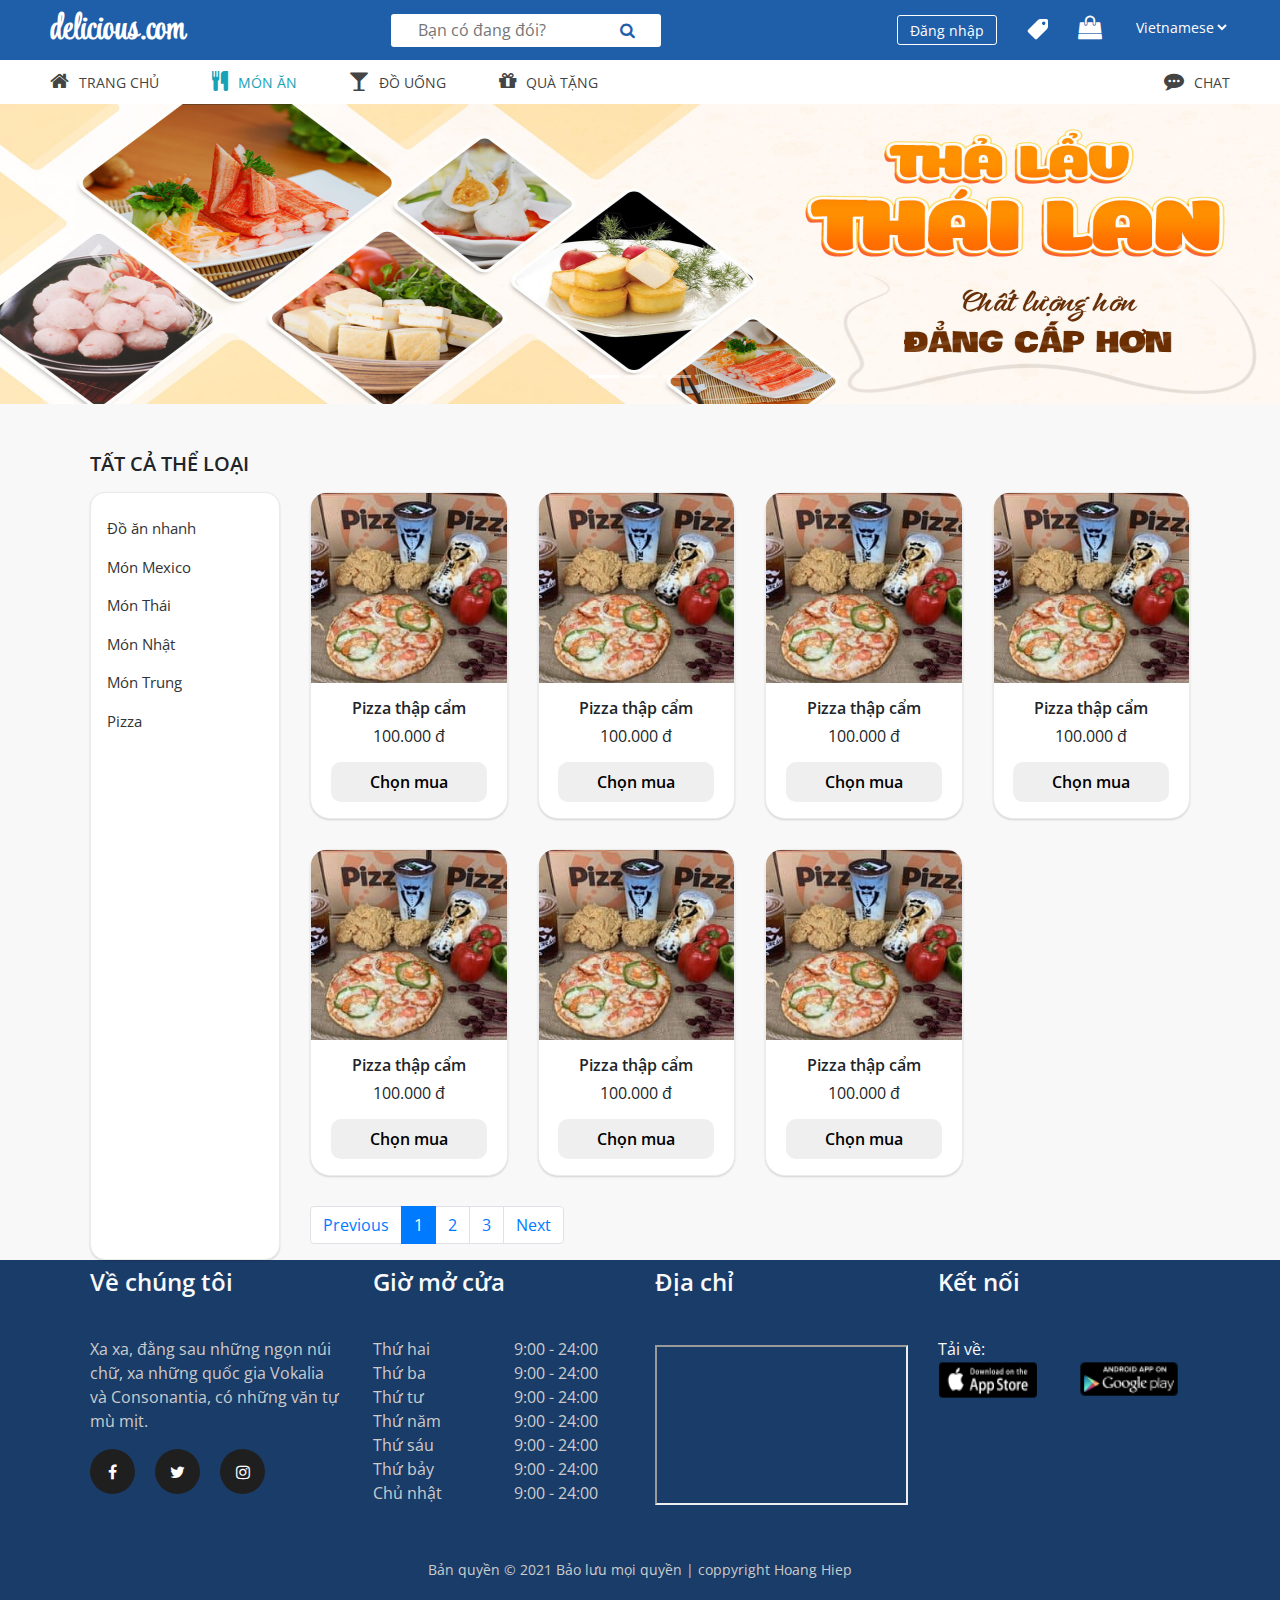
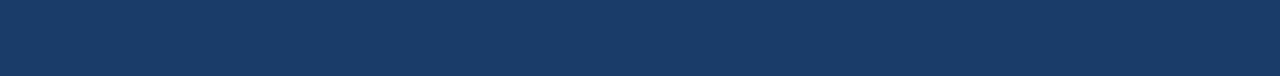
<file: web_dat_do_an_online/products/foods.html>
<!DOCTYPE html>
<html lang="en">

<head>
    <!-- animation -->
    <link rel="stylesheet" href="https://cdnjs.cloudflare.com/ajax/libs/animate.css/4.1.1/animate.min.css" />
    <!-- boostrap 4 -->
    <link rel="stylesheet" href="https://maxcdn.bootstrapcdn.com/bootstrap/4.0.0/css/bootstrap.min.css"
        integrity="sha384-Gn5384xqQ1aoWXA+058RXPxPg6fy4IWvTNh0E263XmFcJlSAwiGgFAW/dAiS6JXm" crossorigin="anonymous">
    <!-- fontawesome -->
    <link rel="stylesheet" href="https://cdnjs.cloudflare.com/ajax/libs/font-awesome/4.7.0/css/font-awesome.min.css">
    <!-- css -->
    <link rel="stylesheet" href="../css/products.css">
    <link rel="stylesheet" href="../css/category_products.css">
    <!-- js -->
    <meta charset="UTF-8">
    <meta http-equiv="X-UA-Compatible" content="IE=edge">
    <meta name="viewport" content="width=device-width, initial-scale=1.0">
    <title>Delicious/Đồ ăn</title>
</head>

<body>
    <div class="wrapper">
        <header>
            <div class="header-top" id="header-top">
                <div class="logo">
                    <h1> <a href="../index.html" style="text-decoration: none;">delicious.com</a></h1>
                </div>
                <div class="header-search">
                    <form action="#search" method="GET">
                        <div class="search">
                            <input type="search" placeholder="Bạn có đang đói?" name="" id="" required>
                            <button type="submit"><i class="fa fa-search" aria-hidden="true"></i></button>
                        </div>
                    </form>
                </div>
                <!-- end header search -->
                <div class="header-login-shopping">
                    <div class="login" data-toggle="modal" data-target="#LoginModal">
                        <a href="#">
                            <button>Đăng nhập</button>
                        </a>
                    </div>
                    <!-- end gift -->
                    <div class="gift">
                        <a href="#gift"><i class="fa fa-tag" aria-hidden="true"></i></a>
                    </div>
                    <!-- èn form login -->
                    <div class="shopping">
                        <a href="#" id="shopping"> <i class="fa fa-shopping-bag" aria-hidden="true"></i><span
                                class="shopping-txt"></span></a>
                    </div>
                    <!-- end cart -->
                    <div class="languages">
                        <!-- <div class="img">
                            <img src="" alt="">
                        </div> -->
                        <select name="languages" id="" ">
                            <option value=" #vie">Vietnamese</option>
                            <option value="#vie">English</option>
                        </select>
                    </div>
                    <!-- end languages -->
                </div>
            </div>
            <div class="modal fade " role="dialog" id="LoginModal" style="z-index: 100;">
                <div class="modal-dialog">
                    <div class="modal-content">
                        <div class="modal-header" style="border:none;padding-bottom:0;">
                            <button type="button" class="close" data-dismiss="modal"
                                style="outline:none;">&times;</button>
                        </div>

                        <div class="modal-body">
                            <h1 class="text-center logo-txt">delicious.com</h1>
                            <h4 class="text-center">
                                <dt>Đăng nhập</dt>
                            </h4>
                            <div class="sign-up text-center m-3 text-secondary">
                                <span>Bạn chưa có tài khoản?</span>
                                <a href="#sign_up" data-toggle="modal" data-target="#RegiserModal"
                                    id="register-now">Đăng kí mới</a>
                            </div>
                            <form action="#login.php" method="POST" name="form-login">
                                <div class="form-group">
                                    <input type="text" name="username" placeholder="Nhập username" class="form-control"
                                        required>
                                </div>
                                <div class="form-group">
                                    <input type="password" name="password" placeholder="Nhập mật khẩu"
                                        class="form-control">
                                </div>
                                <button type="submit" class="col-md-12 btn btn-primary" id="btn-login">Đăng
                                    nhập</button>
                            </form>
                        </div>

                        <div class="modal-footer" style="display:block;">
                            <div class="forgot_pass_remember col-md-12">
                                <div class="form-check-inline">
                                    <label for="" class="form-check-label">
                                        <input class="form-check-input" type="checkbox" name="remember_me">Nhớ thông
                                        tin
                                    </label>
                                </div>
                                <a href="#remember">Quên mật khẩu</a>
                            </div>
                        </div>
                    </div>
                </div>
            </div>
            <!-- end modal login-->
            <div class="modal fade" role="dialog" id="RegiserModal">
                <div class="modal-dialog">
                    <div class="modal-content">
                        <div class="modal-header" style="border:none;padding-bottom:0;">
                            <button type="button" class="close" data-dismiss="modal"
                                style="outline:none;">&times;</button>
                        </div>
                        <div class="modal-body">
                            <h1 class="text-center logo-txt">delicious.com</h1>
                            <h4 class="text-center">
                                <dt>Đăng kí</dt>
                            </h4>
                            <div class="sign-up text-center m-3 text-secondary">
                                <span>Bạn có tài khoản rồi.</span>
                                <a href="#sign_up" data-toggle="modal" data-target="#LoginModal" id="login-now">Đăng
                                    nhập ngay</a>
                            </div>
                            <form action="#register.php" method="POST" name="form-register">
                                <div class="form-group">
                                    <input type="text" class="form-control" placeholder="Tên họ" name="fist_name">
                                </div>
                                <div class="form-group">
                                    <input type="text" class="form-control" placeholder="Tên" name="last_name">
                                </div>
                                <div class="form-group">
                                    <input type="text" name="email" placeholder="Nhập email" class="form-control"
                                        required>
                                </div>
                                <div class="form-group">
                                    <input type="password" name="password" placeholder="Nhập mật khẩu"
                                        class="form-control">
                                </div>
                                <button type="submit" class="col-md-12 btn btn-primary">Đăng
                                    kí</button>
                            </form>
                        </div>
                        <div class="modal-footer">

                            <button type="button" class="col-md-12 btn btn-primary" name="login-gg">Tiếp tục với
                                google</button>
                        </div>
                    </div>
                </div>
            </div>
            <!-- end modal register -->
            <!-- end header-top -->
            <div class="header-bottom">
                <div class="header-menu">
                    <ul class="">
                        <li><a href="../index.html"><i class="fa fa-home" aria-hidden="true"></i>Trang chủ</a></li>
                        <li><a href="#" class="text-info"> <i class="fa fa-cutlery" aria-hidden="true"></i>Món ăn</a>
                        </li>
                        <li><a href="#"><i class="fa fa-glass" aria-hidden="true"></i>Đồ uống</a></li>
                        <li><a href="#"><i class="fa fa-gift" aria-hidden="true"></i>Quà tặng</a></li>
                        <li><a href="#"></a></li>
                    </ul>
                    <!-- modal chat -->
                    <div class="modal fade" role="dialog" id="ChatModal">
                        <div class="modal-dialog">
                            <div class="modal-content">
                                <div class="modal-header" style="border:none;padding-bottom:0;">
                                    <button type="button" class="close" data-dismiss="modal"
                                        style="outline:none;">&times;</button>
                                </div>
                                <div class="modal-body">
                                    <h1 class="text-center logo-txt">delicious.com</h1>
                                    <h4 class="text-center">
                                        <dt>Chat</dt>
                                    </h4>


                                </div>
                                <div class="modal-footer">

                                    <button type="button" class="col-md-12 btn btn-primary" name="login-gg">Tiếp tục với
                                        google</button>
                                </div>
                            </div>
                        </div>
                    </div>
                    <!-- end modal chat -->
                </div>
                <div class="header-chat" data-toggle="modal" data-target="#ChatModal">
                    <a href="#chat"><i class="fa fa-commenting" aria-hidden="true"></i>Chat</a>
                </div>
            </div>
        </header>
        <!-- end header -->
        <main>
            <div class="slider">
                <div id="demo" class="carousel slide" data-ride="carousel">

                    <!-- Indicators -->
                    <ul class="carousel-indicators">
                        <li data-target="#demo" data-slide-to="0" class="active"></li>
                        <li data-target="#demo" data-slide-to="1"></li>
                        <li data-target="#demo" data-slide-to="2"></li>
                    </ul>

                    <!-- The slideshow -->
                    <div class="carousel-inner">
                        <div class="carousel-item active">
                            <img src="../images/products/banner-2-1.jpg" alt="Los Angeles" width="100%" height="300px">
                        </div>
                        <div class="carousel-item">
                            <img src="../images/products/banner_.jpg" alt="Chicago" width="100%" height="300px">
                        </div>
                        <div class="carousel-item">
                            <img src="../images/products/banner__.jpg" alt="New York" width="100%" height="300px">
                        </div>
                    </div>

                    <!-- Left and right controls -->
                    <a class="carousel-control-prev" href="#demo" data-slide="prev">
                        <span class="carousel-control-prev-icon"></span>
                    </a>
                    <a class="carousel-control-next" href="#demo" data-slide="next">
                        <span class="carousel-control-next-icon"></span>
                    </a>

                </div>
            </div>
            <!-- end slider -->
            <div class="container mt-5">
                <h5 class="mb-3">TẤT CẢ THỂ LOẠI</h5>
                <div class="categories">
                    <div class="category_name bg-white">
                        <nav class="flex-column pt-3">
                            <a href="#" class="nav-link">Đồ ăn nhanh</a>
                            <a href="#" class="nav-link">Món Mexico</a>
                            <a href="#" class="nav-link">Món Thái</a>
                            <a href="#" class="nav-link">Món Nhật</a>
                            <a href="#" class="nav-link">Món Trung</a>
                            <a href="#" class="nav-link">Pizza</a>
                        </nav>
                    </div>
                    <!-- end category name -->
                    <div class="new-product category_content">
                        <div class=" new-product-item container">

                            <div class="item  text-center bg-white pl-0 pr-0 pb-3" style="border-radius:20px;">
                                <a href="#">
                                    <img src="../images/products/3-rau-551-xo-viet-nghe-tinh-quan-binh-thanh-ho-chi-minh-1584527339971762098-eatery-avatar-1585034719 (1).jpeg"
                                        alt="" width="100%">
                                </a>
                                <h6 class="pt-3">Pizza thập cẩm</h6>
                                <div class="price pb-3">100.000 đ</div>
                                <a href="#cart">
                                    <button class="btn-buy">Chọn mua</button>
                                </a>
                            </div>
                            <div class="item  text-center bg-white pl-0 pr-0 pb-3" style="border-radius:20px;">
                                <a href="#">
                                    <img src="../images/products/3-rau-551-xo-viet-nghe-tinh-quan-binh-thanh-ho-chi-minh-1584527339971762098-eatery-avatar-1585034719 (1).jpeg"
                                        alt="" width="100%">
                                </a>
                                <h6 class="pt-3">Pizza thập cẩm</h6>
                                <div class="price pb-3">100.000 đ</div>
                                <a href="#cart">
                                    <button class="btn-buy">Chọn mua</button>
                                </a>
                            </div>
                            <div class="item  text-center bg-white pl-0 pr-0 pb-3" style="border-radius:20px;">
                                <a href="">
                                    <img src="../images/products/3-rau-551-xo-viet-nghe-tinh-quan-binh-thanh-ho-chi-minh-1584527339971762098-eatery-avatar-1585034719 (1).jpeg"
                                        alt="" width="100%">
                                </a>
                                <h6 class="pt-3">Pizza thập cẩm</h6>
                                <div class="price pb-3">100.000 đ</div>
                                <a href="#cart">
                                    <button class="btn-buy">Chọn mua</button>
                                </a>
                            </div>
                            <div class="item  text-center bg-white pl-0 pr-0 pb-3" style="border-radius:20px;">
                                <a href="">
                                    <img src="../images/products/3-rau-551-xo-viet-nghe-tinh-quan-binh-thanh-ho-chi-minh-1584527339971762098-eatery-avatar-1585034719 (1).jpeg"
                                        alt="" width="100%">
                                </a>
                                <h6 class="pt-3">Pizza thập cẩm</h6>
                                <div class="price pb-3">100.000 đ</div>
                                <a href="#cart">
                                    <button class="btn-buy">Chọn mua</button>
                                </a>
                            </div>
                            <div class="item  text-center bg-white pl-0 pr-0 pb-3" style="border-radius:20px;">
                                <a href="">
                                    <img src="../images/products/3-rau-551-xo-viet-nghe-tinh-quan-binh-thanh-ho-chi-minh-1584527339971762098-eatery-avatar-1585034719 (1).jpeg"
                                        alt="" width="100%">
                                </a>
                                <h6 class="pt-3">Pizza thập cẩm</h6>
                                <div class="price pb-3">100.000 đ</div>
                                <a href="#cart">
                                    <button class="btn-buy">Chọn mua</button>
                                </a>
                            </div>
                            <div class="item  text-center bg-white pl-0 pr-0 pb-3" style="border-radius:20px;">
                                <a href="">
                                    <img src="../images/products/3-rau-551-xo-viet-nghe-tinh-quan-binh-thanh-ho-chi-minh-1584527339971762098-eatery-avatar-1585034719 (1).jpeg"
                                        alt="" width="100%">
                                </a>
                                <h6 class="pt-3">Pizza thập cẩm</h6>
                                <div class="price pb-3">100.000 đ</div>
                                <a href="#cart">
                                    <button class="btn-buy">Chọn mua</button>
                                </a>
                            </div>
                            <div class="item  text-center bg-white pl-0 pr-0 pb-3" style="border-radius:20px;">
                                <a href="">
                                    <img src="../images/products/3-rau-551-xo-viet-nghe-tinh-quan-binh-thanh-ho-chi-minh-1584527339971762098-eatery-avatar-1585034719 (1).jpeg"
                                        alt="" width="100%">
                                </a>
                                <h6 class="pt-3">Pizza thập cẩm</h6>
                                <div class="price pb-3">100.000 đ</div>
                                <a href="#cart">
                                    <button class="btn-buy">Chọn mua</button>
                                </a>
                            </div>
                           
                            


                        </div>
                        <section class="pagination_">
                            <ul class="pagination">
                                <li class="page-item"><a class="page-link" href="#">Previous</a></li>
                                <li class="page-item active"><a class="page-link" href="#">1</a></li>
                                <li class="page-item "><a class="page-link" href="#">2</a></li>
                                <li class="page-item"><a class="page-link" href="#">3</a></li>
                                <li class="page-item"><a class="page-link" href="#">Next</a></li>
                            </ul>
                        </section>
                        <!-- end pagination -->
                    </div>
                    <!-- end new-products -->
                </div>
            </div>

            <div class="back-to-top" title="Lên đầu trang"><i class="fa fa-chevron-up" aria-hidden="true"></i></div>

        </main>
        <!-- end main -->
        <footer class="text-light">
            <div class="container pt-2 pb-5">
                <div class="row">
                    <div class="col-12 col-sm-12 col-md-3 col-lg-3">
                        <h4>
                            <dl>Về chúng tôi</dl>
                        </h4>
                        <br>
                        <div class="mb-3 text-col-footer">Xa xa, đằng sau những ngọn núi chữ, xa những quốc gia Vokalia
                            và Consonantia, có những văn tự mù mịt.</div>
                        <ul style="display: flex;" class="parent-icon-footer">
                            <a href="https://www.facebook.com/">
                                <li class="icon-footer">
                                    <i class="fa fa-facebook" aria-hidden="true"></i>
                                </li>
                            </a>
                            <a href="">
                                <li class="icon-footer">
                                    <i class="fa fa-twitter" aria-hidden="true"></i>
                                </li>
                            </a>
                            <a href="#">
                                <li class="icon-footer" id="fb"><i class="fa fa-instagram" aria-hidden="true"></i></li>
                            </a>
                        </ul>
                    </div>

                    <div class="col-12 col-sm-12 col-md-3 col-lg-3">
                        <h4>
                            <dl>Giờ mở cửa</dl>
                        </h4>
                        <br>
                        <div class="row text-col-footer">
                            <div class="col-md-6">
                                <li>Thứ hai</li>
                                <li>Thứ ba</li>
                                <li>Thứ tư</li>
                                <li>Thứ năm</li>
                                <li>Thứ sáu</li>
                                <li>Thứ bảy</li>
                                <li>Chủ nhật</li>

                            </div>
                            <div class="col-md-6">
                                <li> 9:00 - 24:00</li>
                                <li> 9:00 - 24:00</li>
                                <li> 9:00 - 24:00</li>
                                <li> 9:00 - 24:00</li>
                                <li> 9:00 - 24:00</li>
                                <li> 9:00 - 24:00</li>
                                <li> 9:00 - 24:00</li>
                            </div>
                        </div>
                    </div>
                    <div class="col-12 col-sm-12 col-md-3 col-lg-3">
                        <h4>Địa chỉ</h4><br>
                        <div class="footer-map mt-3">
                            <iframe
                                src="https://www.google.com/maps/embed?pb=!1m18!1m12!1m3!1d3723.8638558813827!2d105.74459841402839!3d21.038132792836187!2m3!1f0!2f0!3f0!3m2!1i1024!2i768!4f13.1!3m3!1m2!1s0x313454b991d80fd5%3A0x53cefc99d6b0bf6f!2zVHLGsOG7nW5nIENhbyDEkeG6s25nIEZQVCBQb2x5dGVjaG5pYw!5e0!3m2!1svi!2s!4v1628739738820!5m2!1svi!2s"
                                style="width: 100%;height: 160px;" allowfullscreen="" loading="lazy"></iframe>
                        </div>
                    </div>
                    <div class="col-12 col-sm-12 col-md-3 col-lg-3">
                        <h4>
                            <dl>Kết nối</dl>
                        </h4>
                        <br>
                        <span>Tải về:</span>
                        <div class="row">
                            <div class="col-md-6">
                                <a href="#"><img src="../images/applestore_hover.png" alt="" width="100px"
                                        height="38px"></a>
                            </div>
                            <div class="col-md-6">
                                <a href="#"><img src="../images/googleplay_hover.png" alt="" width="100px"></a>
                            </div>
                        </div>
                    </div>
                </div>
                <!--  -->
                <div class="row">
                    <div class=" coppy-right col-md-12 text-center mt-5 mb-5">
                        Bản quyền © 2021 Bảo lưu mọi quyền | coppyright Hoang Hiep
                    </div>
                </div>
            </div>

        </footer>
        <!-- end footer -->
    </div>
    <!-- js -->
    <script src="https://ajax.googleapis.com/ajax/libs/jquery/1.12.4/jquery.min.js"></script>
    <script type="text/javascript" src="../js/scroll.js"></script>
    <script type="text/javascript" src="../js/modal_login.js"></script>
    <!-- jquery -->
    <script src="https://cdnjs.cloudflare.com/ajax/libs/popper.js/1.12.9/umd/popper.min.js"
        integrity="sha384-ApNbgh9B+Y1QKtv3Rn7W3mgPxhU9K/ScQsAP7hUibX39j7fakFPskvXusvfa0b4Q"
        crossorigin="anonymous"></script>
    <script src="https://maxcdn.bootstrapcdn.com/bootstrap/4.0.0/js/bootstrap.min.js"
        integrity="sha384-JZR6Spejh4U02d8jOt6vLEHfe/JQGiRRSQQxSfFWpi1MquVdAyjUar5+76PVCmYl"
        crossorigin="anonymous"></script>

</body>

</html>
</file>
<file: web_dat_do_an_online/css/main.css>
@import url('https://fonts.googleapis.com/css2?family=Open+Sans&display=swap');
@import url('https://fonts.googleapis.com/css2?family=Roboto:ital@1&family=Style+Script&display=swap');
/* var */
:root{
    --txt-color:#1f5ea9;
}
*{
    margin:0;
    padding:0;
    box-sizing: border-box;
    text-decoration: none;
    list-style: none;
}

body{
    font-family: 'Open Sans', sans-serif;
    background: #fff;
}
main{
    max-width: 100%;
}
h1,h2,h3,h4,h5,h6{
    margin: 5px 0;
    font-weight: 600;

}
p{
    padding:5px 0;
    font-size: 14px;
}
.container-small{
    width: 1020px;
    margin: 0 auto;
}
header{
    position: relative;
    height: 100vh;
    background-image: url("../images/homepage/banner_vip.png");
    background-size: cover;
    background-repeat: no-repeat;
    background-position: top;
  
  
}
.bg-gradient{
    position: absolute;
    top: 0;
    left: 0;
    right: 0;
    bottom:0;
    width: 100%;
    background: linear-gradient(to bottom, rgba(255, 251, 251, 0.7) 2%, rgba(255,255,255,0) 30%);
    z-index: 0;
}

.header-top{
    width: 100%;
    position: absolute;
    top:0;
    right:0;
    display: flex;
    justify-content: flex-end;  
    align-items: center;
    padding: 20px 50px;
    z-index: 10;
    
}
.header-top .right{
    display: flex;
    justify-content: space-between;
}
.shopping-txt{
    display:none;
    color:var(--txt-color);
}
/* nav-bar */
.nav-bar i{
    font-size:2rem;
    color:rgb(46, 46, 46);
    margin:10px;
    display: none;
}

/* end nav bar */
.menu a{
    color:var(--txt-color);
    margin-left: 30px;
  
}
/* login */
.login button{
    width: 100px;
    height: 30px;
    border:1px solid var(--txt-color);
    font-size: 14px;
    border-radius: 3px;
    background: none;
    color:var(--txt-color);
    margin-left:30px; 
    cursor: pointer;
}
.login button:hover{
    background: var(--txt-color);
    color:white;
}
.forgot_pass_remember input{
    margin-right:10px;
}
.forgot_pass_remember {
    margin: 20px 0;
}
.forgot_pass_remember a{
    float: right;
}
/* modal */
.modal{
    width: 100%;
    height: 100%;
    margin: 0 auto;
    background: rgba(0,0,0,0.6);
    animation: fadeIn 112ms ease-in-out;
}
.modal-backdrop.show{
    z-index: -1;
}
@keyframes fadeIn{
    0%{
        opacity:0;
    }
    1%{
        opacity: 1;
    }
}
/*  */
.shopping i{
    color:var(--txt-color);
    font-size: 24px;
    margin-left:30px; 
}
/* end header-top */
.banner-panel{
    position: absolute;
    width: 545px;
    height: 300px;
    margin-left:auto;
    margin-right: auto;
    margin-bottom:auto;
    margin-top: auto;
    top: 0;
    bottom: 0;
    left: 0;
    right: 0;
   background:#f1f3f498;
  
   text-align: center;
   border-radius: 10px;
   padding:20px 0;
   
}

.banner-panel h1,.logo-txt{
    font-family: 'Roboto', sans-serif;
    font-family: 'Style Script', cursive;
    color:var(--txt-color);
    font-size: 50px;
    font-weight: 600;

}
.logo h1{
    font-weight: 400;
}
.menu-panel{
    display: flex;
    justify-content: center;
}
.all-icon-panel a{
    color:var(--txt-color);
}
.icon-panel{
    width: 50px;
    height: 50px;
    background: #fff;
    border-radius: 30px;
    margin: 0 10px;
    display: flex;
    justify-content: center;
    align-items: center;

}
.icon-panel:hover{
    box-shadow: 0 0 16px -7px var(--txt-color);
    transform: rotate(360deg);
    transition: all ease-in-out .5s;
}
.menu-panel i{
    font-size: 20px;
}

.search{
    margin-top:20px;
}
.search .inpt{
    display: flex;
    align-items: center;
    border:1px solid #ccc;
  background: #fff;
    padding: 7px;
}
.search i{
    font-size: 27px;
    color:#2265b4;
    padding-right:6px;
}
.search input{
    width: 300px;
    height: 30px;
    border:none;
    outline: none;
    background: none;


}
.search button{
    width: 100px;
    background: #034ba3;
    color:#fff;
    font-size: 16px;
    border:none;
    border-radius: 0 3px 3px 0;
    padding: 0 10px;
    
}
.search button:hover{
    background: rgb(9, 100, 173);
}


/* end header */
main{
    height: auto;
}
.why-order{
   width: 100%;
    position: relative;
}
.why-order img{
    width: 130px;
    height: 130px;
    margin: 0 auto;

}
.why-order h6{
    width: 60%;
    margin: 0 auto;

}
.under-line{
    width: 90px;
    height: 5px;
    background: var(--txt-color);
    margin: 0 auto;
}

.bongdo{
    width: 50px;height: 3px;border-radius: 100%;background: rgba(0,0,0,0.4);margin:10px auto;
    background-image: radial-gradient(black,white);
    opacity: 0.5;
}
/* ---end why--- */
.about-us{
   background: #fff;
    
}
.content-about-us img{
    box-shadow: 0 1px 18px 0 rgba(0,0,0,0.05);
    border-radius: 5px;
    padding:10px;
    margin: 10px auto;
    
  
}
.about-us-wrapper{
    box-shadow: 0 1px 18px 0 rgba(0,0,0,0.05);
    border-radius: 5px;
    padding:10px;
    margin: 10px auto;
}
.about-us-item{
    display: flex;
    justify-content: space-between;
    align-items: center;
}
.about-us-item {
   font-size: 16px;
}

/* -------------end about-us-------- */
.news{
    background: #f8f8f8;
}

.news-panel-thumb{
    height: 700px;
    border-radius: 0 50% 50% 0;
    overflow: hidden;
    background-image: url('../images/homepage/blog3.jpg');
    background-size: contain;
    background-repeat: no-repeat;
   
}
.new-content-double{
    display:flex;
    justify-content:space-between;
    flex-wrap: wrap;
}
.new-content-double .row{ 
    display: flex;
    align-items: center;width: 49.7% ;
}

.new-content-double .thumb_img{ 
    width: 350px;
    height: 250px;
    
}
/* --------------end news------------- */
.back-to-top{
    position: fixed;
    right: 0;
    bottom: 30px;
    width: 40px;
    height: 40px;
    border-radius: 3px;
    background: var(--txt-color);
    opacity: 0.6;
    color:#fff;
    display: flex;
    justify-content: center;
    align-items:center;
    cursor: pointer;
	transform: translateX(300%);
	opacity: .6;
    transition:0.5s;
    z-index: 10;
}
.back-to-top.hien-ra{
	transform:translateX(-50%);
	
}
/* ----------end main------- */
footer{
    background: #1a3c69;
}
.parent-icon-footer a{
    margin-right:20px;
    color:white;
}
.parent-icon-footer a:hover{
   border-bottom:none;
}
.icon-footer {
    background: #201f1f;
    display: flex;
    justify-content: center;
    align-items: center;
    width: 45px;
    height: 45px;
    border-radius: 50%;
   
}
.text-col-footer{
    color:#ccc;
}
.coppy-right{
    font-size: 14px;
    color:#ccc;
    
}
.coppy-right:hover{
    cursor:copy;
}
</file>
<file: web_dat_do_an_online/css/responsive/main_respon.css>
@import url('https://fonts.googleapis.com/css2?family=Open+Sans&display=swap');
/*  */
*{
    margin: 0;
    padding: 0;
}
@media screen and (max-width:1023px) {
    .wrapper{
        width: 100%;
    }
    header{
        width: 100%;
    }
    /* --nav bars---- */
    .header-top{
        width: 250px;
        height: 100vh;
        transform: translateX(-100%);
        transition: all .4s ease-in-out;
        position: fixed;
        top: 0;
        left: 0;
       display: block;
        background: #fff;
        line-height: 40px;
       padding:0;
       padding-top: 10px;
       
    }
    .header-top::before{
        content:'delecious';   
        width: 100%;
        height: 30px;
        font-size: 25px;
        display: flex;
        justify-content: flex-end;
        font-weight: 600;
       padding-right: 10px;
        color:var(--txt-color);
        font-family: 'Roboto', sans-serif;
        font-family: 'Style Script', cursive;
    }
    .header-top.active{
        box-shadow: 0 0 10px 1px #ccc;
        transform: translateX(0%);
        transition: all .5s ease-in-out;
    }
    
    #toggle::before{
        content: "\2261";
        position: absolute;
        top: 0;
        left: 20px;
        font-size:40px;
        color:rgb(6, 6, 158);
    }
    #toggle.active::before{
        content:"\2715";
        color:#333;
        z-index: 10;
        font-size: 25px;
        position: absolute;
        top: 10px;
       
        
    }
    #toggle.active::before{
        transform: rotate(360deg);
        transition: .4s;
        color:rgb(6, 6, 158);
    }
    .logo h1{
  
        font-size: 25px;
        font-weight: 600;
        float: right;
    }
    .login button{
        display: inline-block;
        width: 100%;
        font-size: 16px;
        border:none;
        margin: 0 auto;
        text-align: center;
        display: flex;
        justify-content: center;
        align-items: center;
    }
    .login button:hover{
        background:white;
        color:blue;
        background: rgb(159, 207, 252);
        border-bottom:none;
     
        
    }
    .menu a{
       display: block;

    }
    .nav-bar i{
        position: absolute;
        display: block;
        
    }
    .nav-bar i:hover{
       color:rgb(85, 84, 84);
        
    }
    .menu a{
        width: 100%;
        padding: 0;
        margin:0;
        text-align: center;
    }
    .menu a:hover{
        background: rgb(159, 207, 252);
        border-bottom:none;
    }
    .fa-shopping-bag{
        display:none;
    }
    .shopping-txt{
        display: block;
        text-align: center;
    }
    .shopping-txt:hover{
        background: rgb(159, 207, 252);
    }
    .banner-panel{
        width: 100%;
    }
    .banner-panel input{
        width: 100%;
    }
    /* end header-top */
    .modal{
        width: 100%;
    }
    .modal-dialog{
        width: 100%;
    }
    /*  */
    .why-order .container-small{
        width: 100%;
    }
    /* end why-order */
    .about-us .container-small{
        width: 100%;
    }
    /* end about us */
    .news .container-small{
        width: 100%;
    }
}
@media screen and (max-width:768px){

}
@media screen and (max-width:600px){

}
@media screen and (max-width:480){

}
</file>
<file: web_dat_do_an_online/css/admin/main.css>
@import url('https://fonts.googleapis.com/css2?family=Open+Sans&display=swap');
@import url('https://fonts.googleapis.com/css2?family=Roboto:ital@1&family=Style+Script&display=swap');
*{
    margin: 0;
    padding: 0;
    list-style: none;
    text-decoration: none;

}
h1,h2,h3,h4,h5,h6{
    font-weight: 600;
    margin-bottom:0;

}
header{
    background: #fafafc;
    display:flex;
    justify-content: space-between;
    padding: 3px 20px;
    /* position: fixed;
    top: 0;
    left:0;
    right:0; */
    box-shadow: 1px 3px 11px -2px #ccc;
    
}
.header-main{
    width: 300px;
    display: flex;
    justify-content: space-between;
    align-items: center;

}
.logo h1,.logo-txt{
    font-family: 'Roboto', sans-serif;
    font-family: 'Style Script', cursive;
    color:#1f5ea9;
    font-size: 30px;
    font-weight: 600;
    padding-right: 50px;

}
.logo-txt{
    padding: 0;
}
.form-search{
    width: 40px;
    height: 40px;
    border-radius: 50%;
    background: #edecef;
    display: flex;
    justify-content: center;
    align-items: center;
}

.form-group-search{
    display: flex;
    justify-content: center;
    margin: 30px 0;
}
.form-group-search input{
    width: 80%;
    height: 40px;
    border:none;
    border-bottom:2px solid rgba(204, 204, 204, 0.774);
    padding: 0 30px;
    outline: none;
    margin-right: 20px;
}
/* end search */
.header-login-info{
    display: flex;
    justify-content: space-between;
    align-items: center;
}
.header-login-info span,.header-main nav a{
    font-size: 14px;
}
.avatar-admin{
    display: flex;
    justify-content: space-between;
    align-items: center;
}
.dropdown{
    position: relative;

}
.dropdown-menu{
    width: 200px;
    position: absolute;
   left: -200px;
   box-shadow: 1px 3px 6px 1px #ccc;
   
}
.dropdown-menu a{
    
    white-space: normal;
}
.dropdown-toggle{
    width: 50px;
    cursor: pointer;
}

/* =============responsive============ */
@media (min-width:576px) {
    #SearchModal>.modal-dialog{
        max-width: 80%;
        
    }
}
</file>
<file: web_dat_do_an_online/css/products.css>
@import url('https://fonts.googleapis.com/css2?family=Open+Sans&display=swap');
@import url('https://fonts.googleapis.com/css2?family=Roboto:ital@1&family=Style+Script&display=swap');
:root{
    --txt-color:#1f5ea9;
}
*{
    margin: 0;
    padding: 0;
    box-sizing: border-box;
    list-style: none;
    text-decoration: none;
    outline:none;
}
.container{
    max-width: 1100px;
    margin: 0 auto;
    padding: 0;
}
h1,h2,h3,h4,h5,h6{
    font-weight: 600;
}
p{
    font-size: 14px;
}
body{
    font-family: 'Open Sans', sans-serif;
    background: #f8f8f8;
}
header{
  

}
.header-top{
    
    display:flex;
    justify-content: space-between;
    align-items: center;
    background: #1f5ea9;
    padding: 0 50px;
}
.co-dinh-menu{
    position: fixed;
    top: 0;
    left: 0;
    right: 0;
    z-index: 100;
    box-shadow: 1px 0 6px 1px #333;
    transition: all ease-in-out .3s;
}
.logo h1>a{
    font-family: 'Roboto', sans-serif;
    font-family: 'Style Script', cursive;
    color:white;
    font-size: 35px;
    font-weight: 600;
    margin:0;

}
.logo-txt{
    font-family: 'Roboto', sans-serif;
    font-family: 'Style Script', cursive;
    color:var(--txt-color);
    font-size: 35px;
    font-weight: 600;
    margin:0;
}
.search{
    background: white;
    width: 270px;
    height: 33px;
    display: flex;
    justify-content: center;
    align-items: center;
    border-radius: 3px;
}
.search input{
    border:none;
    outline: none;
}
/* .search input:focus main{
    background: #333;
} */
.search button{
    border:none;
    outline: none;
    background: none;
    cursor: pointer;
}
.search button i{
 color:#1f5ea9;
}
/* login */
.login button{
    width: 100px;
    height: 30px;
    border:1px solid white;
    font-size: 14px;
    border-radius: 3px;
    background: none;
    color:white;
    margin-left:30px; 
    cursor: pointer;
}
.login button:hover{
    background: white;
    color:#333;
}
.gift i{
    color:white;
    font-size: 24px;
    margin-left:30px;
    transform: rotateY(180deg);
    padding-top:2px;
}
.languages>select{
    margin-left: 30px;background-color:#1f5ea9;color:white;border:none;font-size: 14px;outline: none;
}
/* modal */
.modal{
    width: 100%;
    height: 100%;
    margin: 0 auto;
    background: rgba(0,0,0,0.6);
    animation: fadeIn 112ms ease-in-out;
}
.modal-backdrop.show{
    z-index: -1;
}
@keyframes fadeIn{
    0%{
        opacity:0;
    }
    1%{
        opacity: 1;
    }
}
/*  */
.shopping i{
    color: white;
    font-size: 24px;
    margin-left:30px; 
}
.header-login-shopping{
    display: flex;
    justify-content: space-between;

}
/* end header-top */
.header-bottom{
    display: flex;
    justify-content: space-between;
    align-items: center;
    background: white;
    padding: 10px 50px;
}
.header-bottom i{
    padding-right:10px;
    font-size: 20px;
}
.header-bottom a{
    color:#444;
    text-transform: uppercase;
    font-size: 14px;
}
.header-menu ul{
    width: 600px;
    display: flex;
    justify-content: space-between;
    align-items: center;
    margin: 0;
}
/* end header-bottom */
/* ----------end header-------- */


.category-food{

}
.cate-food-item .item{
    position: relative;
    width: 32.5%;
    margin-bottom:13px;

}
.cate-food-item{
    display: flex;
    justify-content: space-between;
    flex-wrap: wrap;
}
.cate-food-item .item>span{
    position: absolute;
    bottom: 20px;
    left: 30px;
    font-size: 20px;
    color:white;
    font-weight: 600;
    text-shadow: 2px 2px 2px rgb(0 0 0 / 50%);
}
.cate-food-item .item::before{
    content:'';
    width: 100%;
    height: 100%;
    position: absolute;
    background: rgba(0,0,0,0.3);
    transition: all ease-in-out .2s;
}
.cate-food-item .item:hover::before{
    transform:scale(0);
    transition: .5s;
}
.cate-food-icon>a{
    text-decoration: none;
    width: 0;
    height: 0;
    border-radius: 50%;
    background: #1f5ea9;

    top: 0;
    bottom: 0;
    margin: auto;
    position: absolute;
    left: 0;
    right: 0;
    display: flex;
    justify-content: center;
    align-items: center;

    transition: all ease-in-out .2s;
}
.cate-food-icon>a:hover{
    background: #0f325c;
}
.cate-food-item .item:hover .cate-food-icon>a{
    width: 50px;
    height: 50px;
    box-shadow: 0 0 5px 1px #444;
   transition: .2s;

}
.cate-food-item .item:hover i{
   font-size: 20px;
   transition: .5s;
}
.cate-food-icon i{
    font-size: 0;
    color:white;


}
/* --------end cate-------- */
#slider{
    display: flex;
    justify-content: space-between;
    width: 1200px;
    margin: 0 auto;
    overflow: hidden;

}
/* -------end slider ------*/
.new-product-item{
    display: flex;
    flex-wrap: wrap;
    justify-content: space-between;
    padding: 0;
}
.new-product-item>.item{
    width: 18.55%;
    border-radius: 15px;
    border:1px solid #ebebeb;
    line-height: 20px;
    margin: 0 0 30px 0 ;

}
.new-product-item>.item:hover{
   box-shadow: 0 0 10px 3px rgb(0 0 0 / 15%);
   transition:.4s; 
}
.new-product-item>.item img{
    width: 100%;
    height: 190px;
overflow: hidden;
border-radius: 15px 15px 0 0 ;
}
.btn-buy{
    width: 80%;
    height: 40px;
    border: none;
    border-radius:10px;
    outline: none;
    cursor: pointer;
    font-weight: 600;
    
}
.btn-buy:hover{
    background: #ccc;
}

/*  */
.back-to-top{
    position: fixed;
    right: 0;
    bottom: 30px;
    width: 40px;
    height: 40px;
    border-radius: 3px;
    background: var(--txt-color);
    opacity: 0.6;
    color:#fff;
    display: flex;
    justify-content: center;
    align-items:center;
    cursor: pointer;
	transform: translateX(300%);
	opacity: .6;
    transition:0.5s;
    z-index: 10;
}
.back-to-top.hien-ra{
	transform:translateX(-50%);
	
}
/* --------end main------- */
footer{
    background: #1a3c69;
}
.parent-icon-footer a{
    margin-right:20px;
    color:white;
}
.parent-icon-footer a:hover{
   border-bottom:none;
}
.icon-footer {
    background: #201f1f;
    display: flex;
    justify-content: center;
    align-items: center;
    width: 45px;
    height: 45px;
    border-radius: 50%;
   
}
.text-col-footer{
    color:#ccc;
}
.coppy-right{
    font-size: 14px;
    color:#ccc;
    
}
.coppy-right:hover{
    cursor:copy;
}
</file>
<file: web_dat_do_an_online/css/category_products.css>
.container{

}
.categories{
   display: grid;
   grid-template-columns:1fr 4fr ;

}
.category_name{

    border-radius:15px;
    margin-right: 30px;
    border:1px solid #ebebeb;
    box-shadow: 0 1px 2px rgba(0,0,0,0.15);
}
.category_name a{
    color:#333;
    font-size: 15px;
}
.category_name a:hover{
    color:red;
}
.new-product-item{
    display: grid;
    grid-template-columns: 1fr 1fr 1fr 1fr;
    column-gap:30px ;
}
.new-product-item>.item{
    width: 100%;
    border-radius: 15px;
    border:1px solid #ebebeb;
    line-height: 20px;
    margin: 0 0 30px 0 ;
    box-shadow: 0 1px 2px rgba(0,0,0,0.15);

}
</file>
